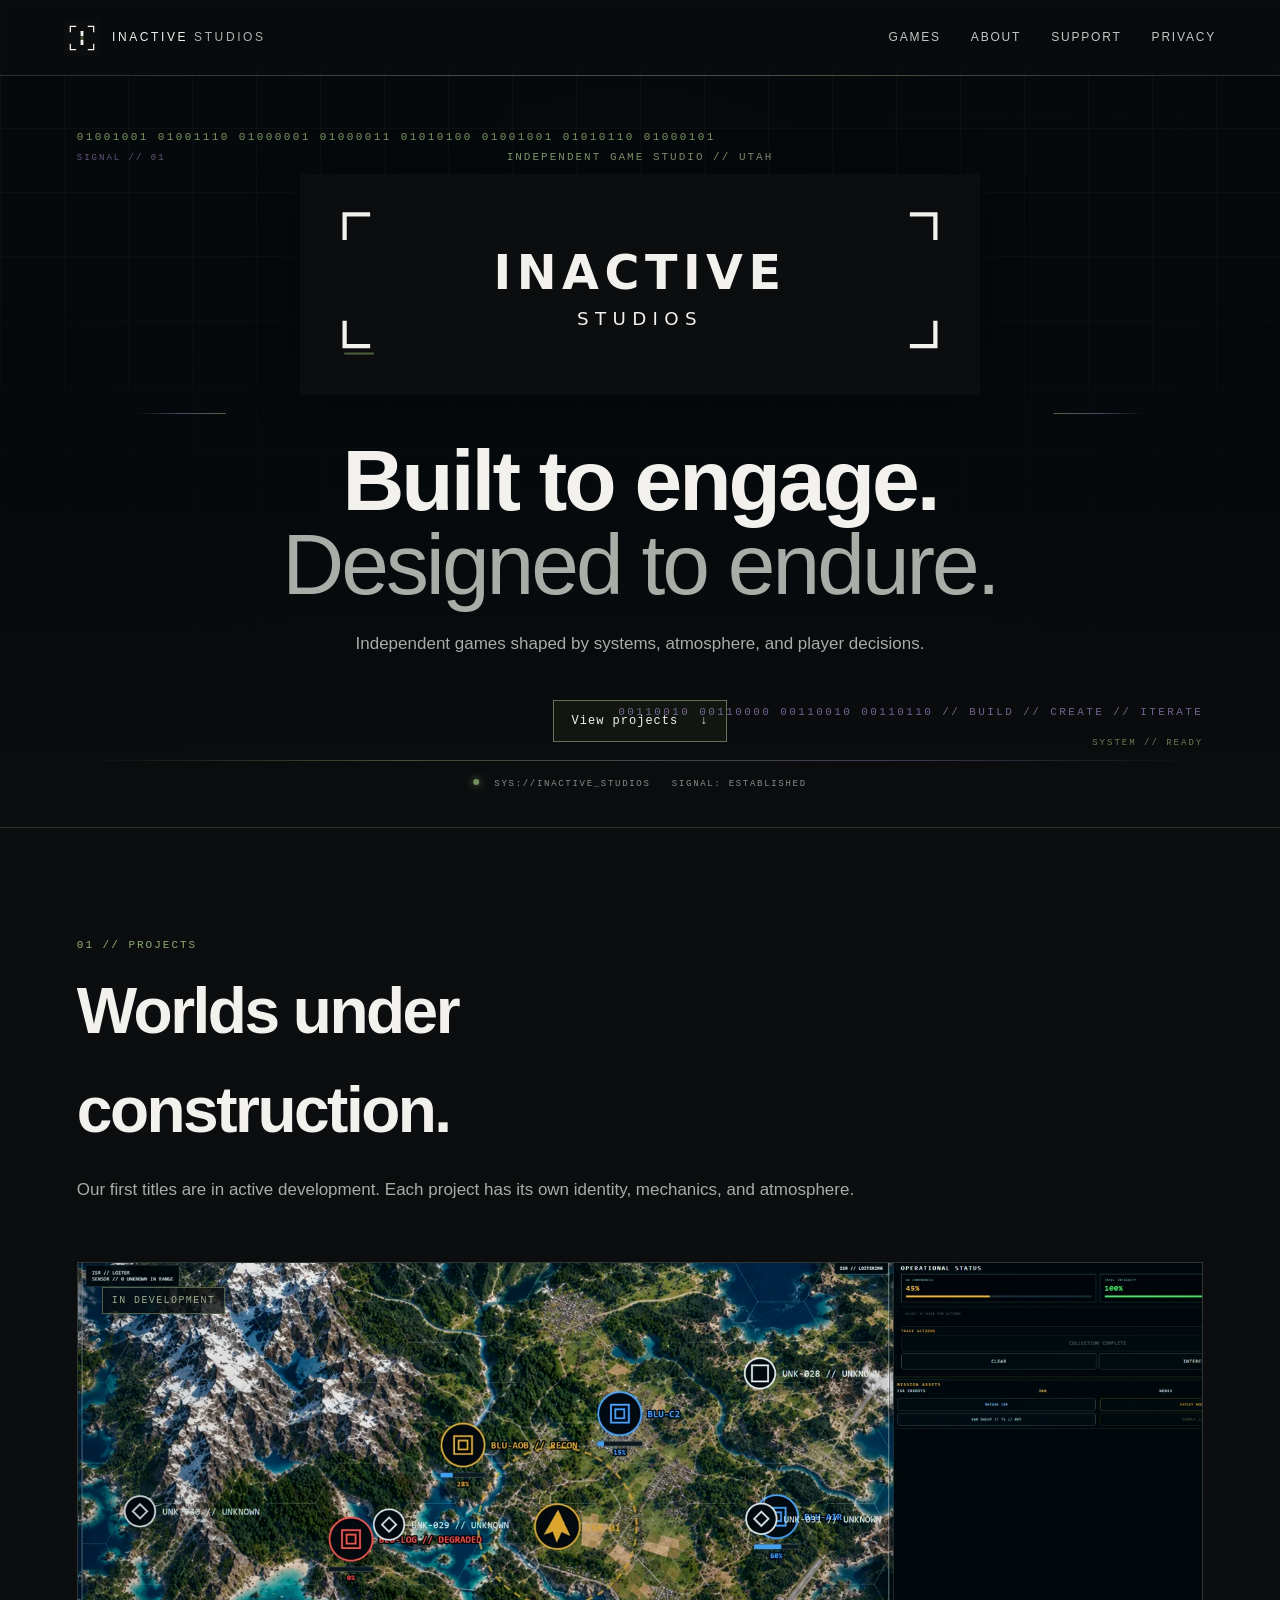
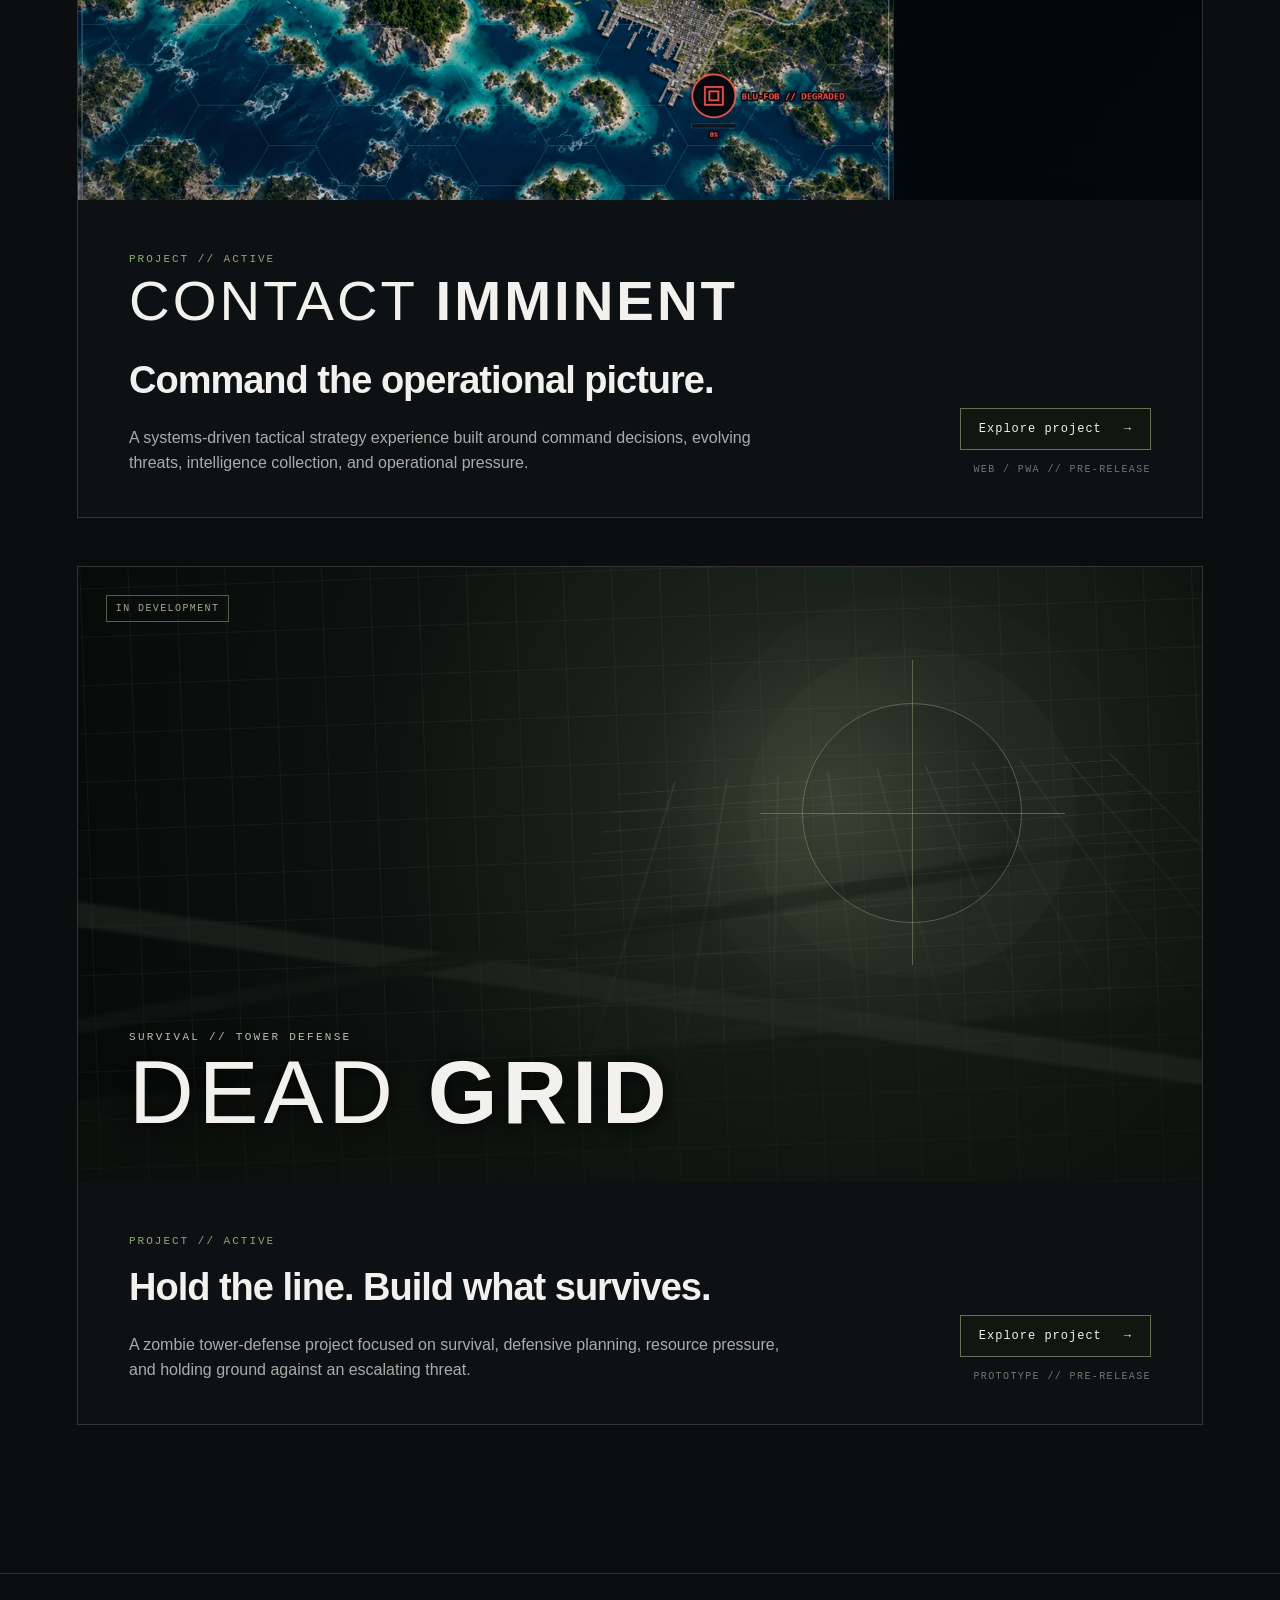
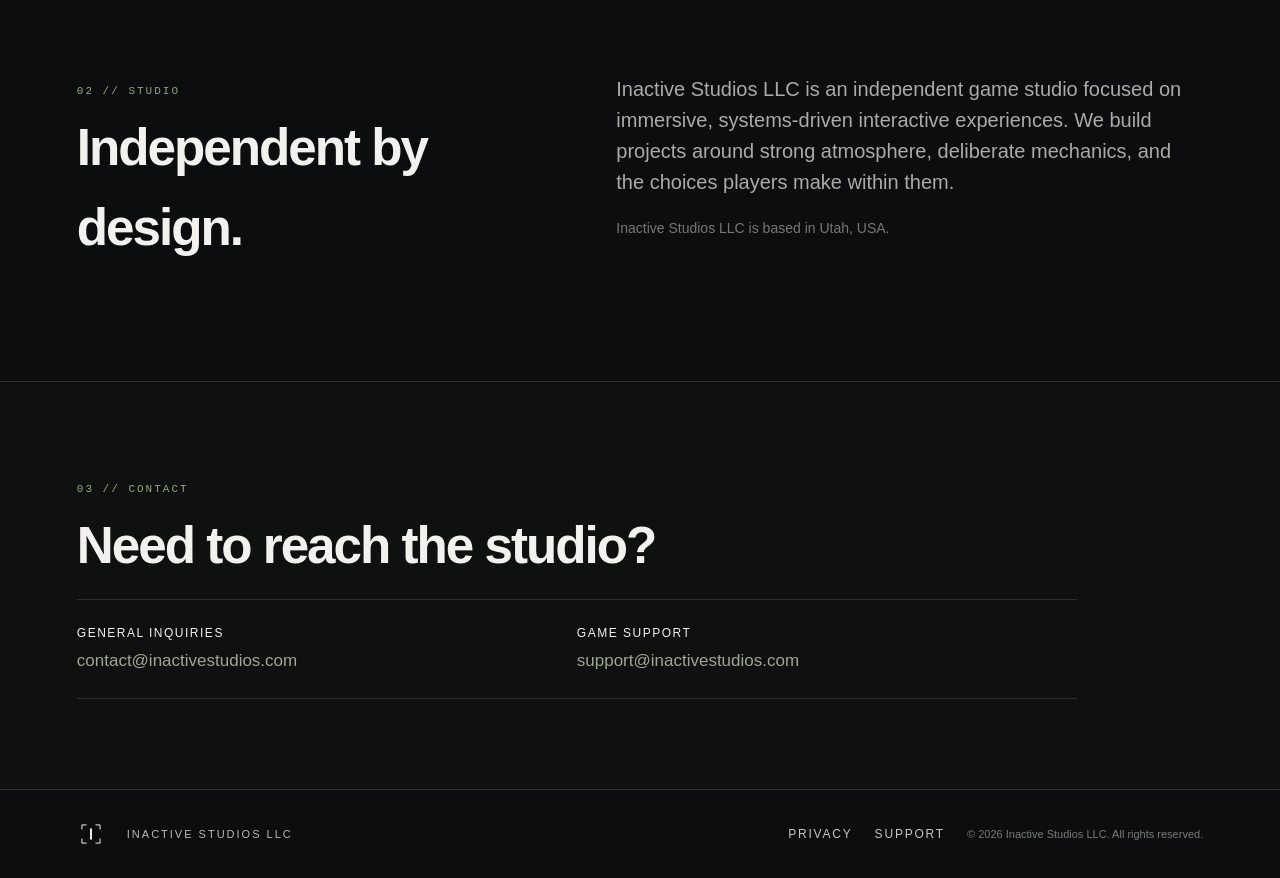
<file: index.html>
<!doctype html><html lang="en"><head><meta charset="utf-8"><meta name="viewport" content="width=device-width,initial-scale=1"><meta name="description" content="Inactive Studios LLC is an independent Utah game studio creating systems-driven games including Contact Imminent and Dead Grid."><meta name="theme-color" content="#0b0d0f"><meta name="color-scheme" content="dark"><title>Inactive Studios LLC | Independent Game Studio</title><link rel="canonical" href="https://inactivestudios.com/"><meta property="og:type" content="website"><meta property="og:site_name" content="Inactive Studios LLC"><meta property="og:title" content="Inactive Studios LLC | Independent Game Studio"><meta property="og:description" content="Inactive Studios LLC is an independent Utah game studio creating systems-driven games including Contact Imminent and Dead Grid."><meta property="og:url" content="https://inactivestudios.com/"><link rel="icon" href="assets/brand/inactive-studios-icon-segmented.svg" type="image/svg+xml"><link rel="stylesheet" href="styles.css"></head><body><a class="skip-link" href="#main-content">Skip to content</a>
<header class="site-header"><a class="brand" href="#top" aria-label="Inactive Studios home"><img src="assets/brand/inactive-studios-icon-segmented.svg" alt=""><span>INACTIVE <b>STUDIOS</b></span></a><nav aria-label="Main navigation"><a href="#games">Games</a><a href="#about">About</a><a href="support/">Support</a><a href="privacy/">Privacy</a></nav></header>
<main id="main-content"><section class="hero hero-v3"><div class="hero-backdrops" aria-hidden="true"><img src="assets/games/contact-imminent/showcase/kestrel-basemap.webp" alt=""><img src="assets/games/contact-imminent/showcase/verdant-basemap-v3.webp" alt=""><img src="assets/games/contact-imminent/showcase/tempest-basemap.webp" alt=""></div><div class="hero-scrim"></div><div class="hero-grid"></div><div class="studio-signal" aria-hidden="true"><span class="signal-binary signal-binary-a">01001001 01001110 01000001 01000011 01010100 01001001 01010110 01000101</span><span class="signal-tag signal-tag-a">SIGNAL // 01</span><span class="signal-binary signal-binary-b">00110010 00110000 00110010 00110110 // BUILD // CREATE // ITERATE</span><span class="signal-tag signal-tag-b">SYSTEM // READY</span><span class="signal-status"><i></i> SYS://INACTIVE_STUDIOS&nbsp;&nbsp; SIGNAL: ESTABLISHED</span></div><div class="hero-inner"><p class="eyebrow">INDEPENDENT GAME STUDIO // UTAH</p><img class="hero-logo" src="assets/brand/inactive-studios-primary.svg" alt="Inactive Studios"><h1>Built to engage.<br><span>Designed to endure.</span></h1><p class="lede">Independent games shaped by systems, atmosphere, and player decisions.</p><a class="button" href="#games">View projects <span>↓</span></a></div></section>
<section id="games" class="showcase showcase-v3"><div class="showcase-intro"><p class="kicker">01 // PROJECTS</p><h2>Worlds under construction.</h2><p>Our first titles are in active development. Each project has its own identity, mechanics, and atmosphere.</p></div>
<article class="feature-game ci-feature"><a class="feature-media clean-media" href="games/contact-imminent/" aria-label="Explore Contact Imminent"><img src="assets/games/contact-imminent/showcase/gameplay-complex.webp" alt="Contact Imminent tactical command gameplay over the Kestrel operational map"><span class="status">IN DEVELOPMENT</span></a><div class="feature-copy"><div><p class="kicker">PROJECT // ACTIVE</p><h3 class="project-name">CONTACT <strong>IMMINENT</strong></h3><h4>Command the operational picture.</h4><p>A systems-driven tactical strategy experience built around command decisions, evolving threats, intelligence collection, and operational pressure.</p></div><div class="feature-actions"><a class="button" href="games/contact-imminent/">Explore project <span>→</span></a><span>WEB / PWA // PRE-RELEASE</span></div></div></article>

<article class="feature-game dg-feature"><div class="feature-media dead-visual"><div class="dead-horizon"></div><div class="dead-grid"></div><div class="dead-scan"></div><span class="status">IN DEVELOPMENT</span><div class="feature-title"><p>SURVIVAL // TOWER DEFENSE</p><h3>DEAD <strong>GRID</strong></h3></div></div><div class="feature-copy"><div><p class="kicker">PROJECT // ACTIVE</p><h4>Hold the line. Build what survives.</h4><p>A zombie tower-defense project focused on survival, defensive planning, resource pressure, and holding ground against an escalating threat.</p></div><div class="feature-actions"><a class="button" href="games/dead-grid/">Explore project <span>→</span></a><span>PROTOTYPE // PRE-RELEASE</span></div></div></article>
</section>
<section id="about" class="section about"><div><p class="kicker">02 // STUDIO</p><h2>Independent by design.</h2></div><div class="about-copy"><p>Inactive Studios LLC is an independent game studio focused on immersive, systems-driven interactive experiences. We build projects around strong atmosphere, deliberate mechanics, and the choices players make within them.</p><p class="muted">Inactive Studios LLC is based in Utah, USA.</p></div></section>
<section class="contact"><p class="kicker">03 // CONTACT</p><h2>Need to reach the studio?</h2><div class="contact-links"><a href="mailto:contact@inactivestudios.com">General inquiries <span>contact@inactivestudios.com</span></a><a href="mailto:support@inactivestudios.com">Game support <span>support@inactivestudios.com</span></a></div></section></main>
<footer><div class="footer-brand"><img src="assets/brand/inactive-studios-icon-minimal.svg" alt=""><span>INACTIVE STUDIOS LLC</span></div><div><a href="privacy/">Privacy</a><a href="support/">Support</a><span>© 2026 Inactive Studios LLC. All rights reserved.</span></div></footer></body></html>
</file>
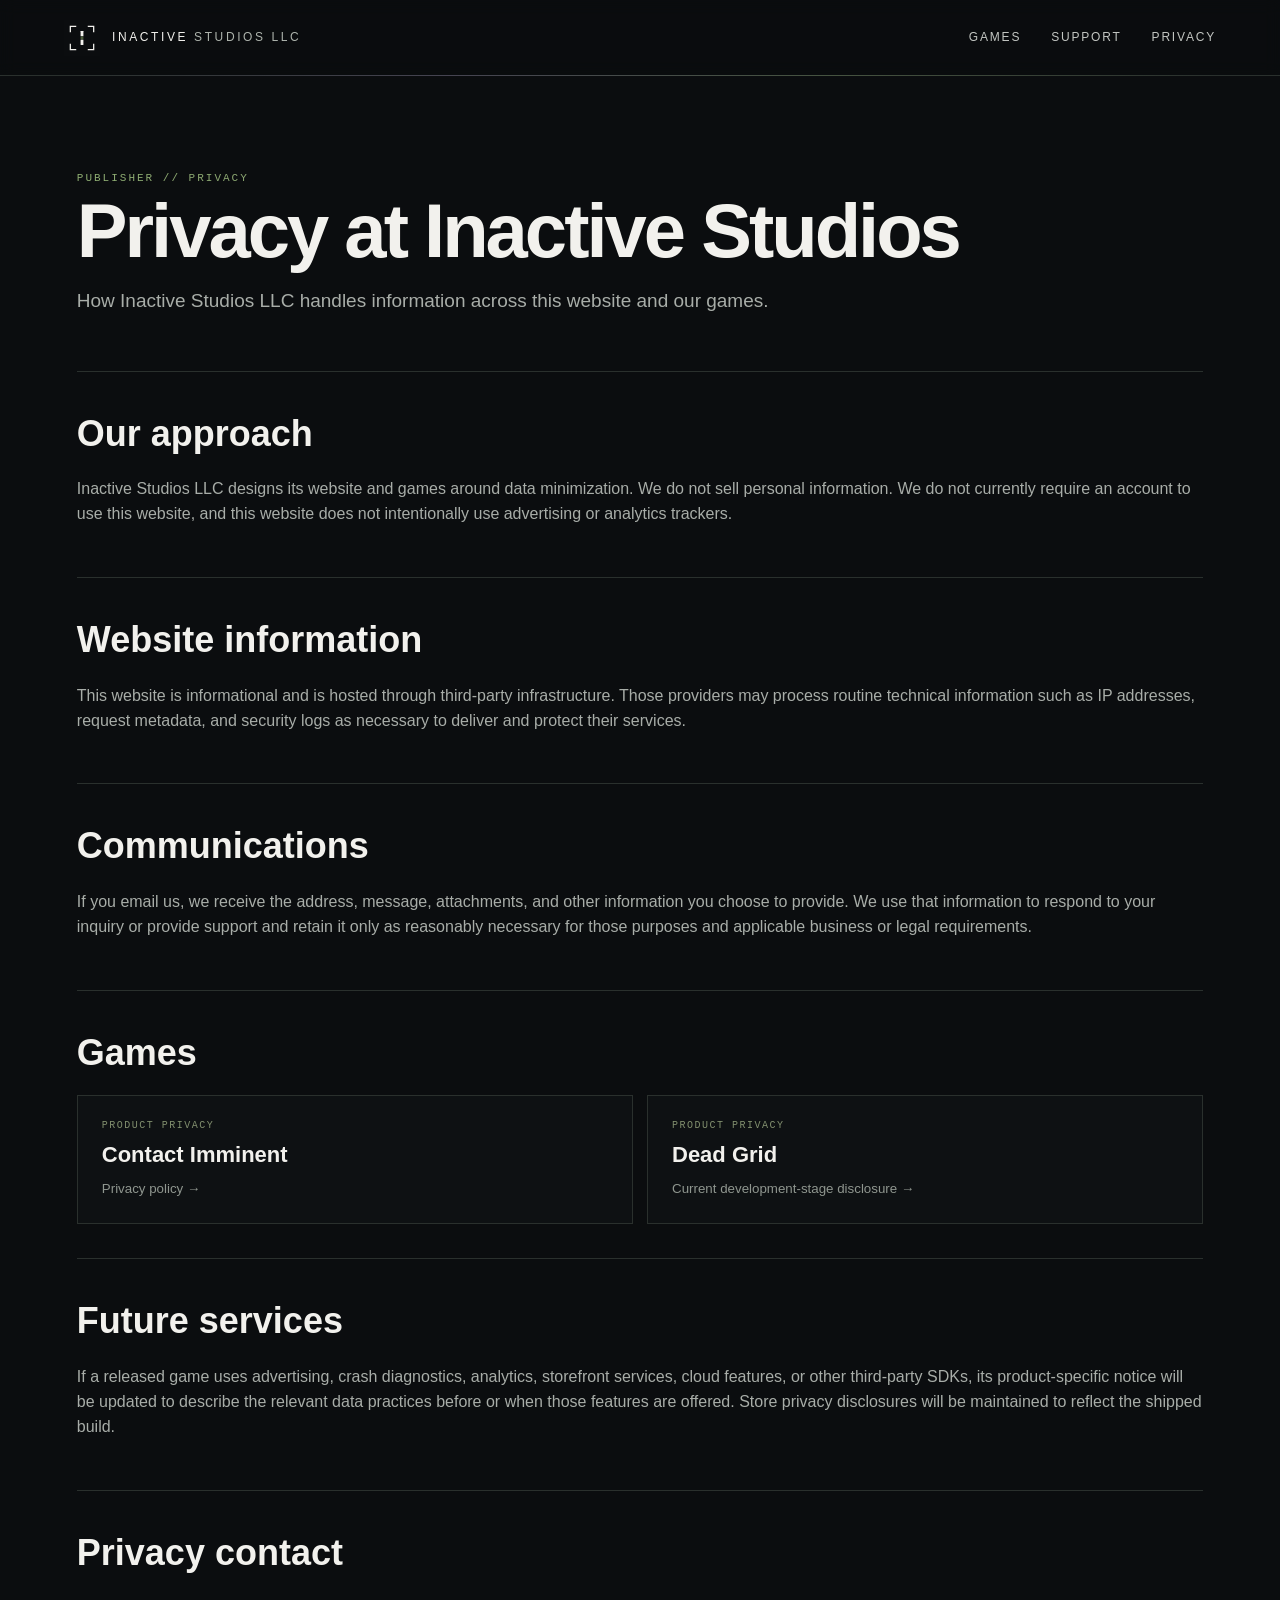
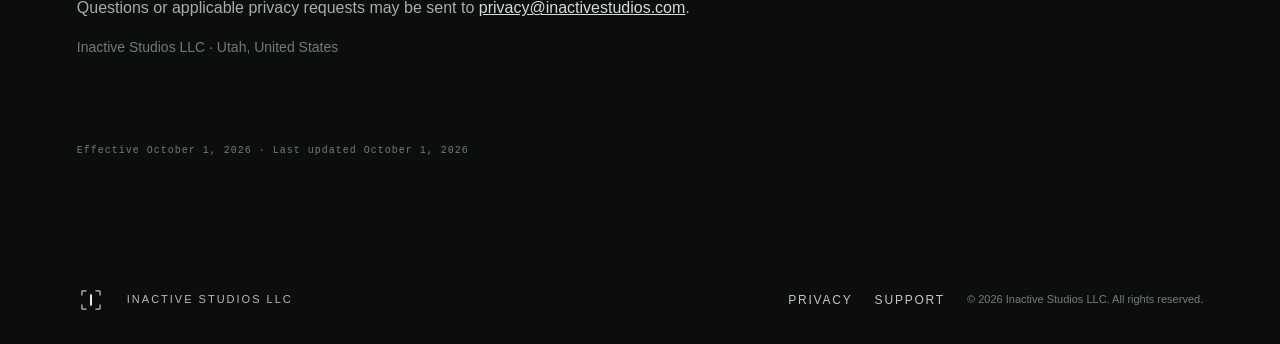
<file: privacy/index.html>
<!doctype html><html lang="en"><head><meta charset="utf-8"><meta name="viewport" content="width=device-width,initial-scale=1"><meta name="description" content="How Inactive Studios LLC handles information across this website and our games."><meta name="theme-color" content="#0b0d0f"><meta name="color-scheme" content="dark"><title>Privacy | Inactive Studios LLC</title><link rel="canonical" href="https://inactivestudios.com/privacy/"><meta property="og:type" content="website"><meta property="og:site_name" content="Inactive Studios LLC"><meta property="og:title" content="Privacy | Inactive Studios LLC"><meta property="og:description" content="How Inactive Studios LLC handles information across this website and our games."><meta property="og:url" content="https://inactivestudios.com/privacy/"><link rel="icon" href="../assets/brand/inactive-studios-icon-segmented.svg" type="image/svg+xml"><link rel="stylesheet" href="../styles.css"></head><body><a class="skip-link" href="#main-content">Skip to content</a><header class="site-header static-header"><a class="brand" href="../"><img src="../assets/brand/inactive-studios-icon-segmented.svg" alt=""><span>INACTIVE <b>STUDIOS LLC</b></span></a><nav aria-label="Main navigation"><a href="../#games">Games</a><a href="../support/">Support</a><a href="../privacy/">Privacy</a></nav></header><main id="main-content" class="legal publisher-page"><p class="kicker">PUBLISHER // PRIVACY</p><h1>Privacy at Inactive Studios</h1><p class="page-lede">How Inactive Studios LLC handles information across this website and our games.</p><section class="policy-section"><h2>Our approach</h2><p>Inactive Studios LLC designs its website and games around data minimization. We do not sell personal information. We do not currently require an account to use this website, and this website does not intentionally use advertising or analytics trackers.</p></section><section class="policy-section"><h2>Website information</h2><p>This website is informational and is hosted through third-party infrastructure. Those providers may process routine technical information such as IP addresses, request metadata, and security logs as necessary to deliver and protect their services.</p></section><section class="policy-section"><h2>Communications</h2><p>If you email us, we receive the address, message, attachments, and other information you choose to provide. We use that information to respond to your inquiry or provide support and retain it only as reasonably necessary for those purposes and applicable business or legal requirements.</p></section><section class="policy-section"><h2>Games</h2><div class="policy-cards"><a href="contact-imminent/"><span>PRODUCT PRIVACY</span><strong>Contact Imminent</strong><small>Privacy policy →</small></a><a href="dead-grid/"><span>PRODUCT PRIVACY</span><strong>Dead Grid</strong><small>Current development-stage disclosure →</small></a></div></section><section class="policy-section"><h2>Future services</h2><p>If a released game uses advertising, crash diagnostics, analytics, storefront services, cloud features, or other third-party SDKs, its product-specific notice will be updated to describe the relevant data practices before or when those features are offered. Store privacy disclosures will be maintained to reflect the shipped build.</p></section><section class="policy-section"><h2>Privacy contact</h2><p>Questions or applicable privacy requests may be sent to <a href="mailto:privacy@inactivestudios.com">privacy@inactivestudios.com</a>.</p><p class="muted">Inactive Studios LLC · Utah, United States</p></section><p class="policy-date">Effective October 1, 2026 · Last updated October 1, 2026</p></main><footer><div class="footer-brand"><img src="../assets/brand/inactive-studios-icon-minimal.svg" alt=""><span>INACTIVE STUDIOS LLC</span></div><div><a href="../privacy/">Privacy</a><a href="../support/">Support</a><span>© 2026 Inactive Studios LLC. All rights reserved.</span></div></footer></body></html>
</file>
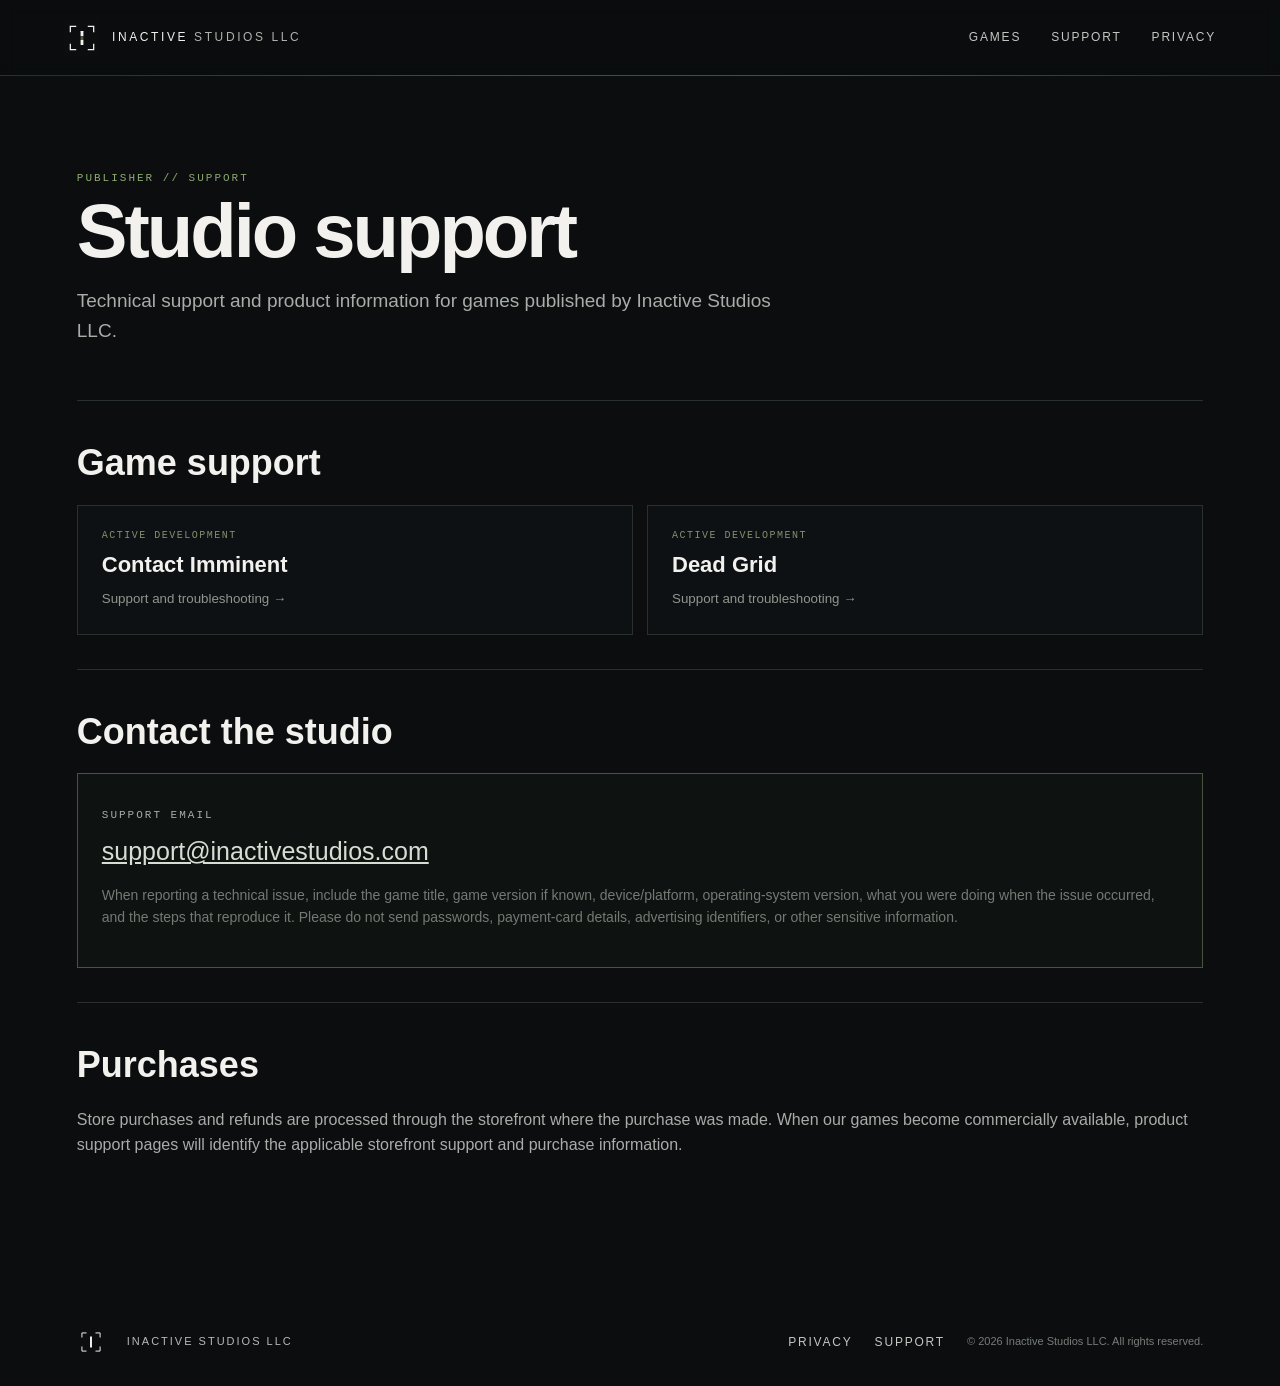
<file: support/index.html>
<!doctype html><html lang="en"><head><meta charset="utf-8"><meta name="viewport" content="width=device-width,initial-scale=1"><meta name="description" content="Technical support and product information for games published by Inactive Studios LLC."><meta name="theme-color" content="#0b0d0f"><meta name="color-scheme" content="dark"><title>Support | Inactive Studios LLC</title><link rel="canonical" href="https://inactivestudios.com/support/"><meta property="og:type" content="website"><meta property="og:site_name" content="Inactive Studios LLC"><meta property="og:title" content="Support | Inactive Studios LLC"><meta property="og:description" content="Technical support and product information for games published by Inactive Studios LLC."><meta property="og:url" content="https://inactivestudios.com/support/"><link rel="icon" href="../assets/brand/inactive-studios-icon-segmented.svg" type="image/svg+xml"><link rel="stylesheet" href="../styles.css"></head><body><a class="skip-link" href="#main-content">Skip to content</a><header class="site-header static-header"><a class="brand" href="../"><img src="../assets/brand/inactive-studios-icon-segmented.svg" alt=""><span>INACTIVE <b>STUDIOS LLC</b></span></a><nav aria-label="Main navigation"><a href="../#games">Games</a><a href="../support/">Support</a><a href="../privacy/">Privacy</a></nav></header><main id="main-content" class="legal publisher-page"><p class="kicker">PUBLISHER // SUPPORT</p><h1>Studio support</h1><p class="page-lede">Technical support and product information for games published by Inactive Studios LLC.</p><section class="policy-section"><h2>Game support</h2><div class="policy-cards"><a href="contact-imminent/"><span>ACTIVE DEVELOPMENT</span><strong>Contact Imminent</strong><small>Support and troubleshooting →</small></a><a href="dead-grid/"><span>ACTIVE DEVELOPMENT</span><strong>Dead Grid</strong><small>Support and troubleshooting →</small></a></div></section><section class="policy-section"><h2>Contact the studio</h2><div class="support-box"><p class="meta">SUPPORT EMAIL</p><a href="mailto:support@inactivestudios.com">support@inactivestudios.com</a><p class="muted">When reporting a technical issue, include the game title, game version if known, device/platform, operating-system version, what you were doing when the issue occurred, and the steps that reproduce it. Please do not send passwords, payment-card details, advertising identifiers, or other sensitive information.</p></div></section><section class="policy-section"><h2>Purchases</h2><p>Store purchases and refunds are processed through the storefront where the purchase was made. When our games become commercially available, product support pages will identify the applicable storefront support and purchase information.</p></section></main><footer><div class="footer-brand"><img src="../assets/brand/inactive-studios-icon-minimal.svg" alt=""><span>INACTIVE STUDIOS LLC</span></div><div><a href="../privacy/">Privacy</a><a href="../support/">Support</a><span>© 2026 Inactive Studios LLC. All rights reserved.</span></div></footer></body></html>
</file>
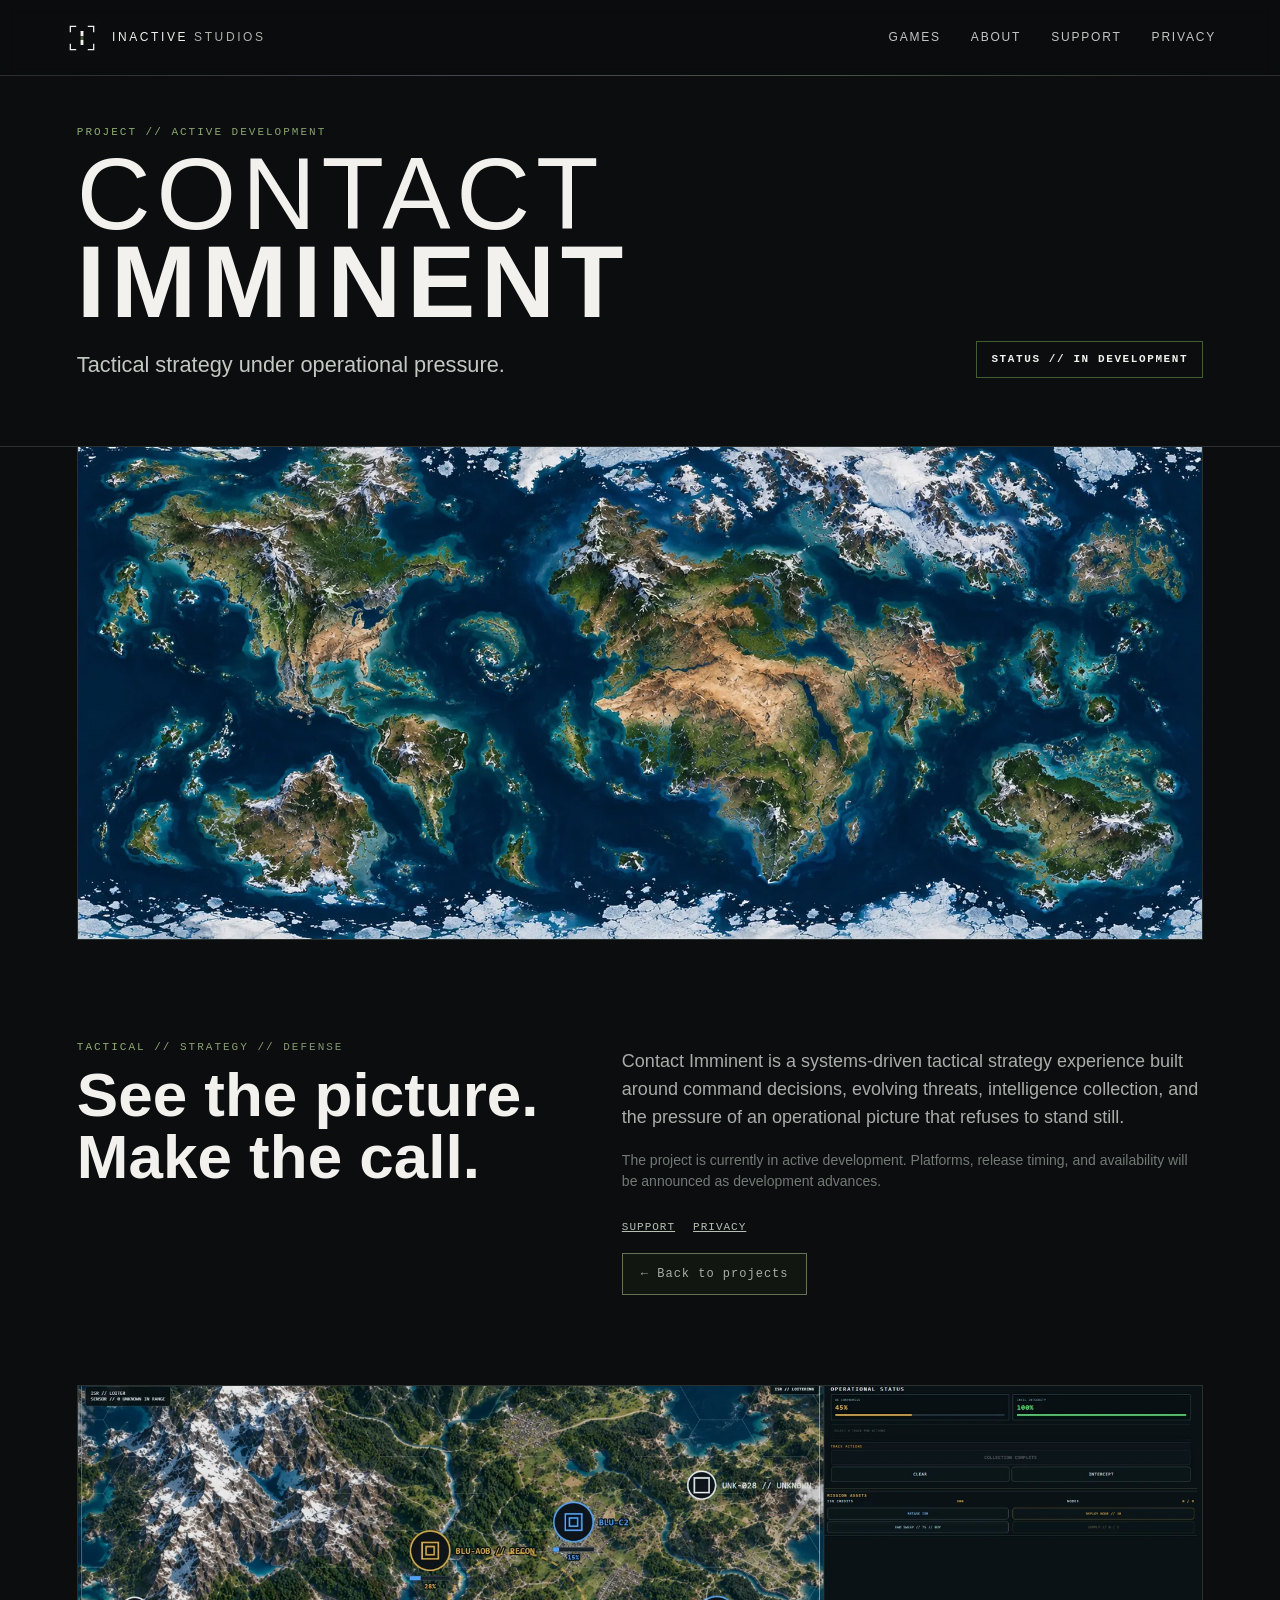
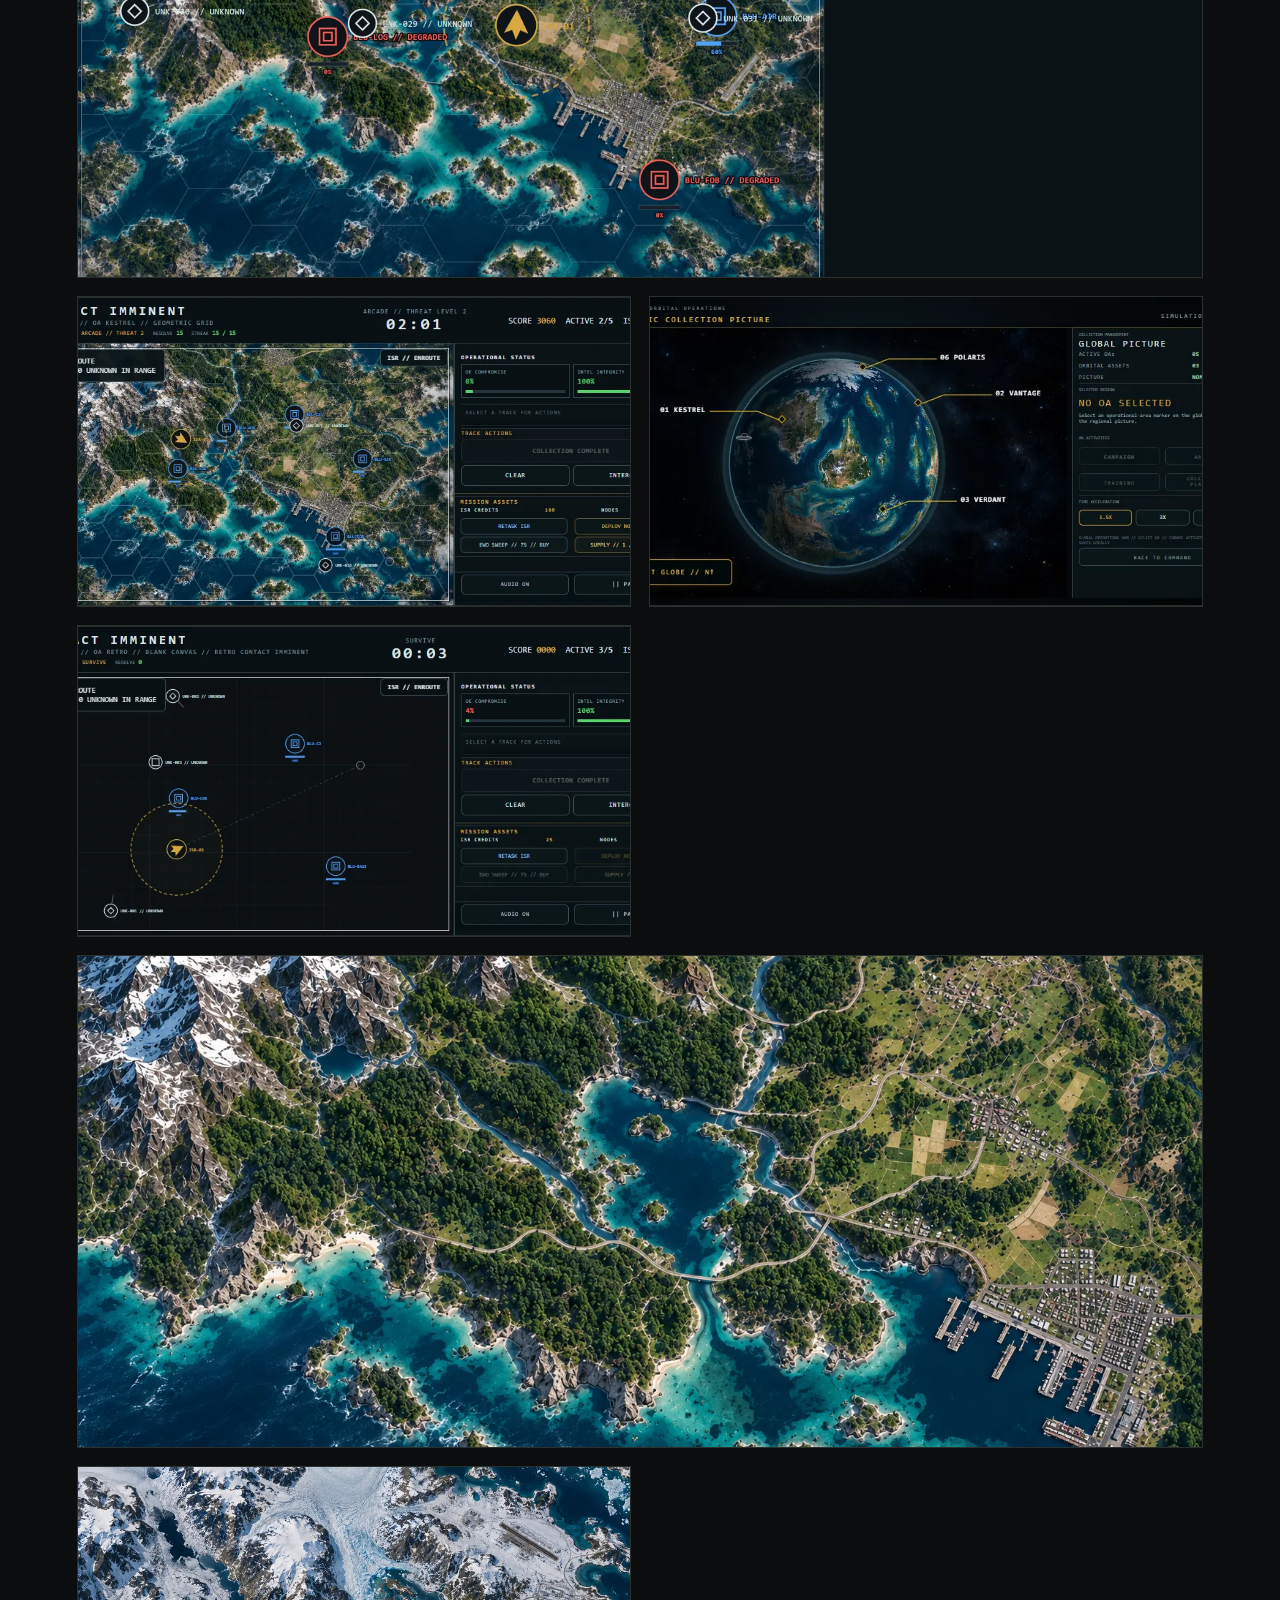
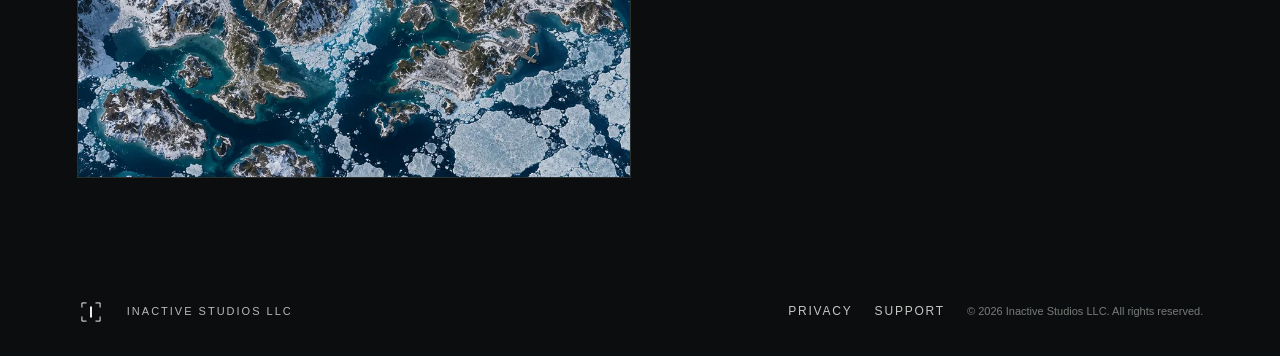
<file: games/contact-imminent/index.html>
<!doctype html><html lang="en"><head><meta charset="utf-8"><meta name="viewport" content="width=device-width,initial-scale=1"><meta name="description" content="Contact Imminent is a systems-driven tactical strategy game in active development at Inactive Studios LLC."><meta name="theme-color" content="#0b0d0f"><meta name="color-scheme" content="dark"><title>Contact Imminent | Inactive Studios LLC</title><link rel="canonical" href="https://inactivestudios.com/games/contact-imminent/"><meta property="og:type" content="website"><meta property="og:site_name" content="Inactive Studios LLC"><meta property="og:title" content="Contact Imminent | Inactive Studios LLC"><meta property="og:description" content="Contact Imminent is a systems-driven tactical strategy game in active development at Inactive Studios LLC."><meta property="og:url" content="https://inactivestudios.com/games/contact-imminent/"><link rel="icon" href="../../assets/brand/inactive-studios-icon-segmented.svg" type="image/svg+xml"><link rel="stylesheet" href="../../styles.css"></head><body><a class="skip-link" href="#main-content">Skip to content</a><header class="site-header"><a class="brand" href="../../"><img src="../../assets/brand/inactive-studios-icon-segmented.svg" alt=""><span>INACTIVE <b>STUDIOS</b></span></a><nav><a href="../../#games">Games</a><a href="../../#about">About</a><a href="../../support/">Support</a><a href="../../privacy/">Privacy</a></nav></header><main id="main-content" class="project-page"><section class="project-intro ci-project-intro"><div><p class="kicker">PROJECT // ACTIVE DEVELOPMENT</p><h1>CONTACT <strong>IMMINENT</strong></h1><p>Tactical strategy under operational pressure.</p></div><span class="project-status">STATUS // IN DEVELOPMENT</span></section><section class="project-feature-media"><img src="../../assets/games/contact-imminent/showcase/global-world.webp" alt="Contact Imminent flat global world map"></section><section class="project-body"><div><p class="kicker">TACTICAL // STRATEGY // DEFENSE</p><h2>See the picture. Make the call.</h2></div><div><p>Contact Imminent is a systems-driven tactical strategy experience built around command decisions, evolving threats, intelligence collection, and the pressure of an operational picture that refuses to stand still.</p><p class="muted">The project is currently in active development. Platforms, release timing, and availability will be announced as development advances.</p><div class="project-links"><a href="../../support/contact-imminent/">Support</a><a href="../../privacy/contact-imminent/">Privacy</a></div><a class="button" href="../../#games">← Back to projects</a></div></section><section class="project-gallery project-gallery-v3"><img src="../../assets/games/contact-imminent/showcase/gameplay-complex.webp" alt="Contact Imminent complex tactical gameplay"><img src="../../assets/games/contact-imminent/showcase/arcade-gameplay.webp" alt="Contact Imminent arcade gameplay"><img src="../../assets/games/contact-imminent/showcase/global-picture.webp" alt="Contact Imminent global operational picture"><img src="../../assets/games/contact-imminent/showcase/retro-arcade.webp" alt="Contact Imminent retro arcade mode"><img src="../../assets/games/contact-imminent/showcase/kestrel-basemap.webp" alt="Kestrel operational area artwork"><img src="../../assets/games/contact-imminent/showcase/arctic-basemap.webp" alt="Arctic operational area artwork"></section></main><footer><div class="footer-brand"><img src="../../assets/brand/inactive-studios-icon-minimal.svg" alt=""><span>INACTIVE STUDIOS LLC</span></div><div><a href="../../privacy/">Privacy</a><a href="../../support/">Support</a><span>© 2026 Inactive Studios LLC. All rights reserved.</span></div></footer></body></html>
</file>
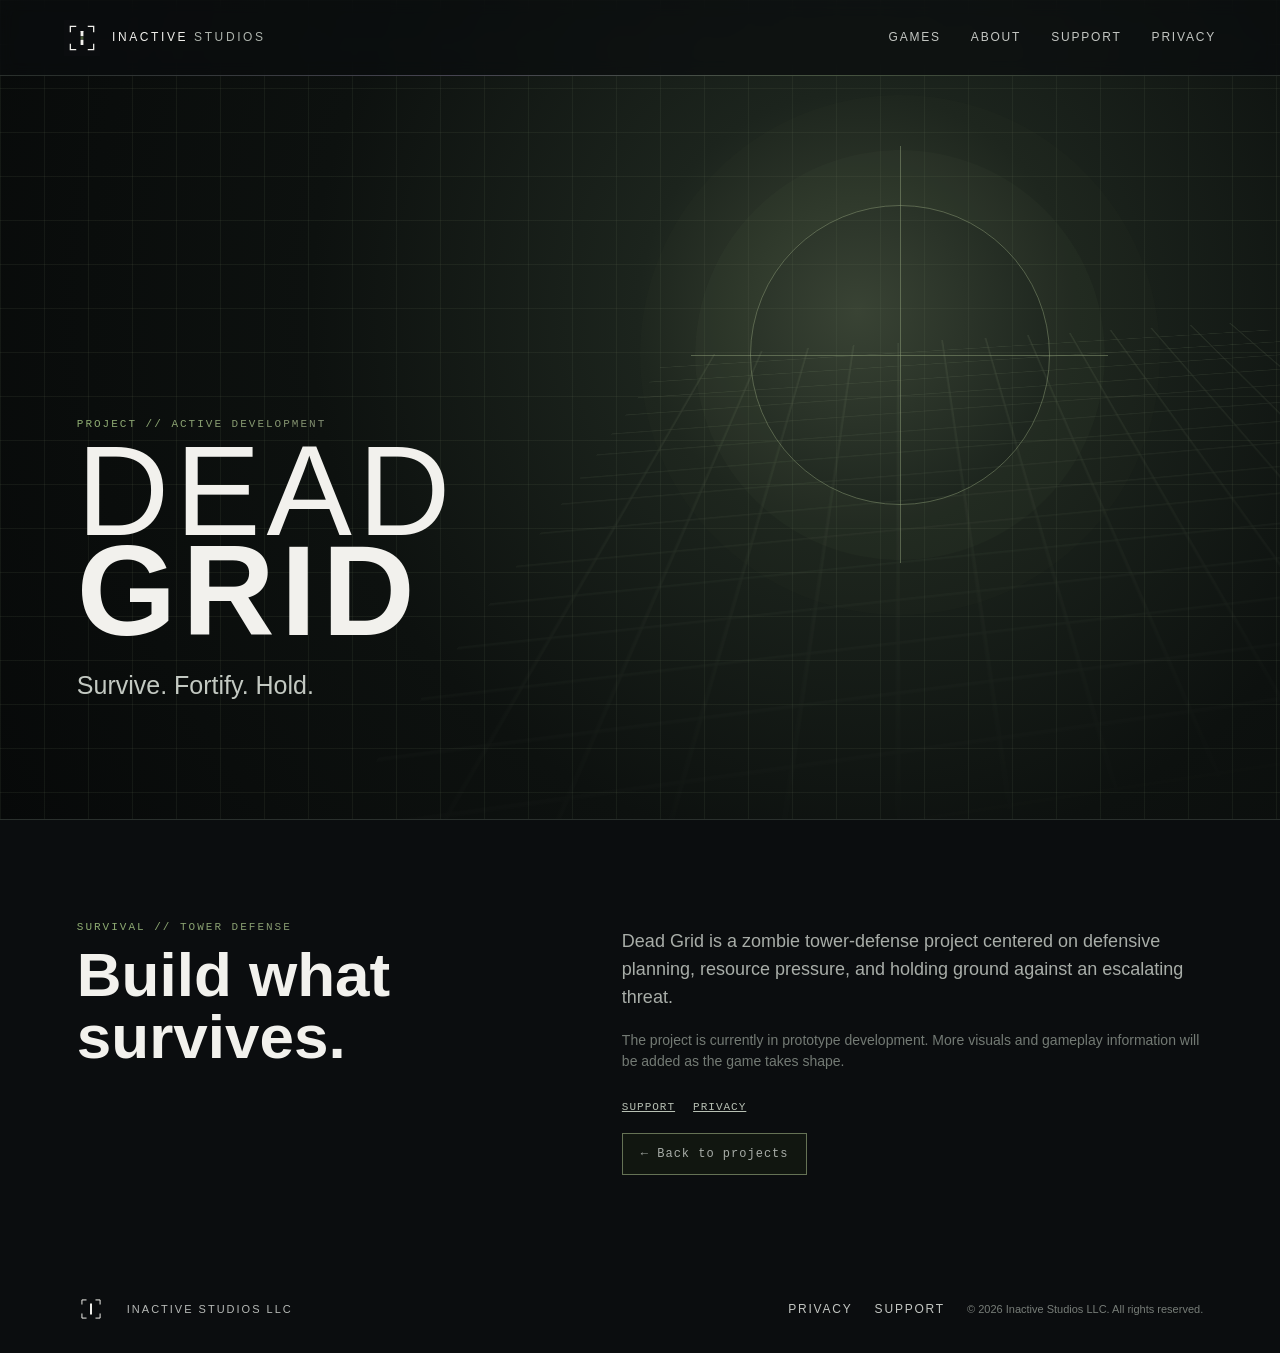
<file: games/dead-grid/index.html>
<!doctype html><html lang="en"><head><meta charset="utf-8"><meta name="viewport" content="width=device-width,initial-scale=1"><meta name="description" content="Dead Grid is a survival tower-defense game in active development at Inactive Studios LLC."><meta name="theme-color" content="#0b0d0f"><meta name="color-scheme" content="dark"><title>Dead Grid | Inactive Studios LLC</title><link rel="canonical" href="https://inactivestudios.com/games/dead-grid/"><meta property="og:type" content="website"><meta property="og:site_name" content="Inactive Studios LLC"><meta property="og:title" content="Dead Grid | Inactive Studios LLC"><meta property="og:description" content="Dead Grid is a survival tower-defense game in active development at Inactive Studios LLC."><meta property="og:url" content="https://inactivestudios.com/games/dead-grid/"><link rel="icon" href="../../assets/brand/inactive-studios-icon-segmented.svg" type="image/svg+xml"><link rel="stylesheet" href="../../styles.css"></head><body><a class="skip-link" href="#main-content">Skip to content</a><header class="site-header"><a class="brand" href="../../"><img src="../../assets/brand/inactive-studios-icon-segmented.svg" alt=""><span>INACTIVE <b>STUDIOS</b></span></a><nav><a href="../../#games">Games</a><a href="../../#about">About</a><a href="../../support/">Support</a><a href="../../privacy/">Privacy</a></nav></header><main id="main-content" class="project-page"><section class="project-hero dead-project"><div class="dead-grid"></div><div class="dead-scan"></div><div class="project-hero-copy"><p class="kicker">PROJECT // ACTIVE DEVELOPMENT</p><h1>DEAD<br><strong>GRID</strong></h1><p>Survive. Fortify. Hold.</p></div></section><section class="project-body"><div><p class="kicker">SURVIVAL // TOWER DEFENSE</p><h2>Build what survives.</h2></div><div><p>Dead Grid is a zombie tower-defense project centered on defensive planning, resource pressure, and holding ground against an escalating threat.</p><p class="muted">The project is currently in prototype development. More visuals and gameplay information will be added as the game takes shape.</p><div class="project-links"><a href="../../support/dead-grid/">Support</a><a href="../../privacy/dead-grid/">Privacy</a></div><a class="button" href="../../#games">← Back to projects</a></div></section></main><footer><div class="footer-brand"><img src="../../assets/brand/inactive-studios-icon-minimal.svg" alt=""><span>INACTIVE STUDIOS LLC</span></div><div><a href="../../privacy/">Privacy</a><a href="../../support/">Support</a><span>© 2026 Inactive Studios LLC. All rights reserved.</span></div></footer></body></html>
</file>
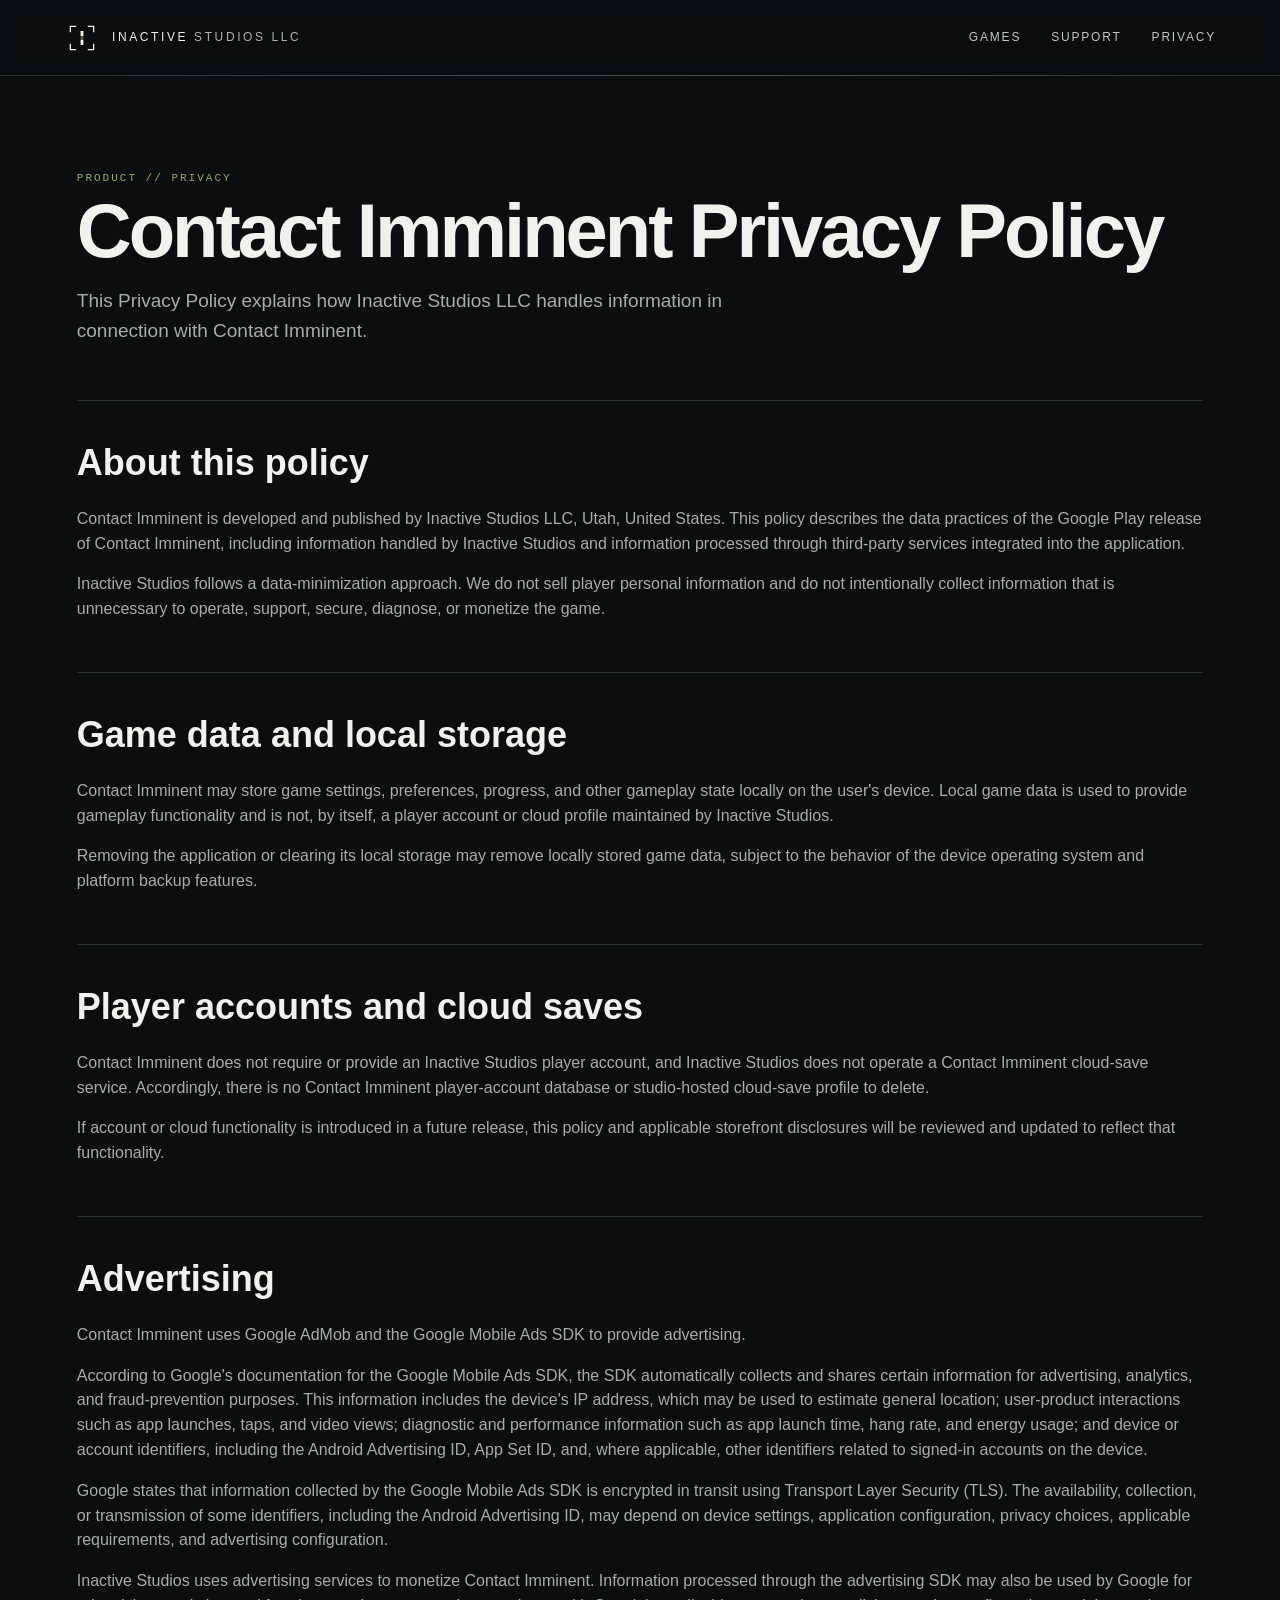
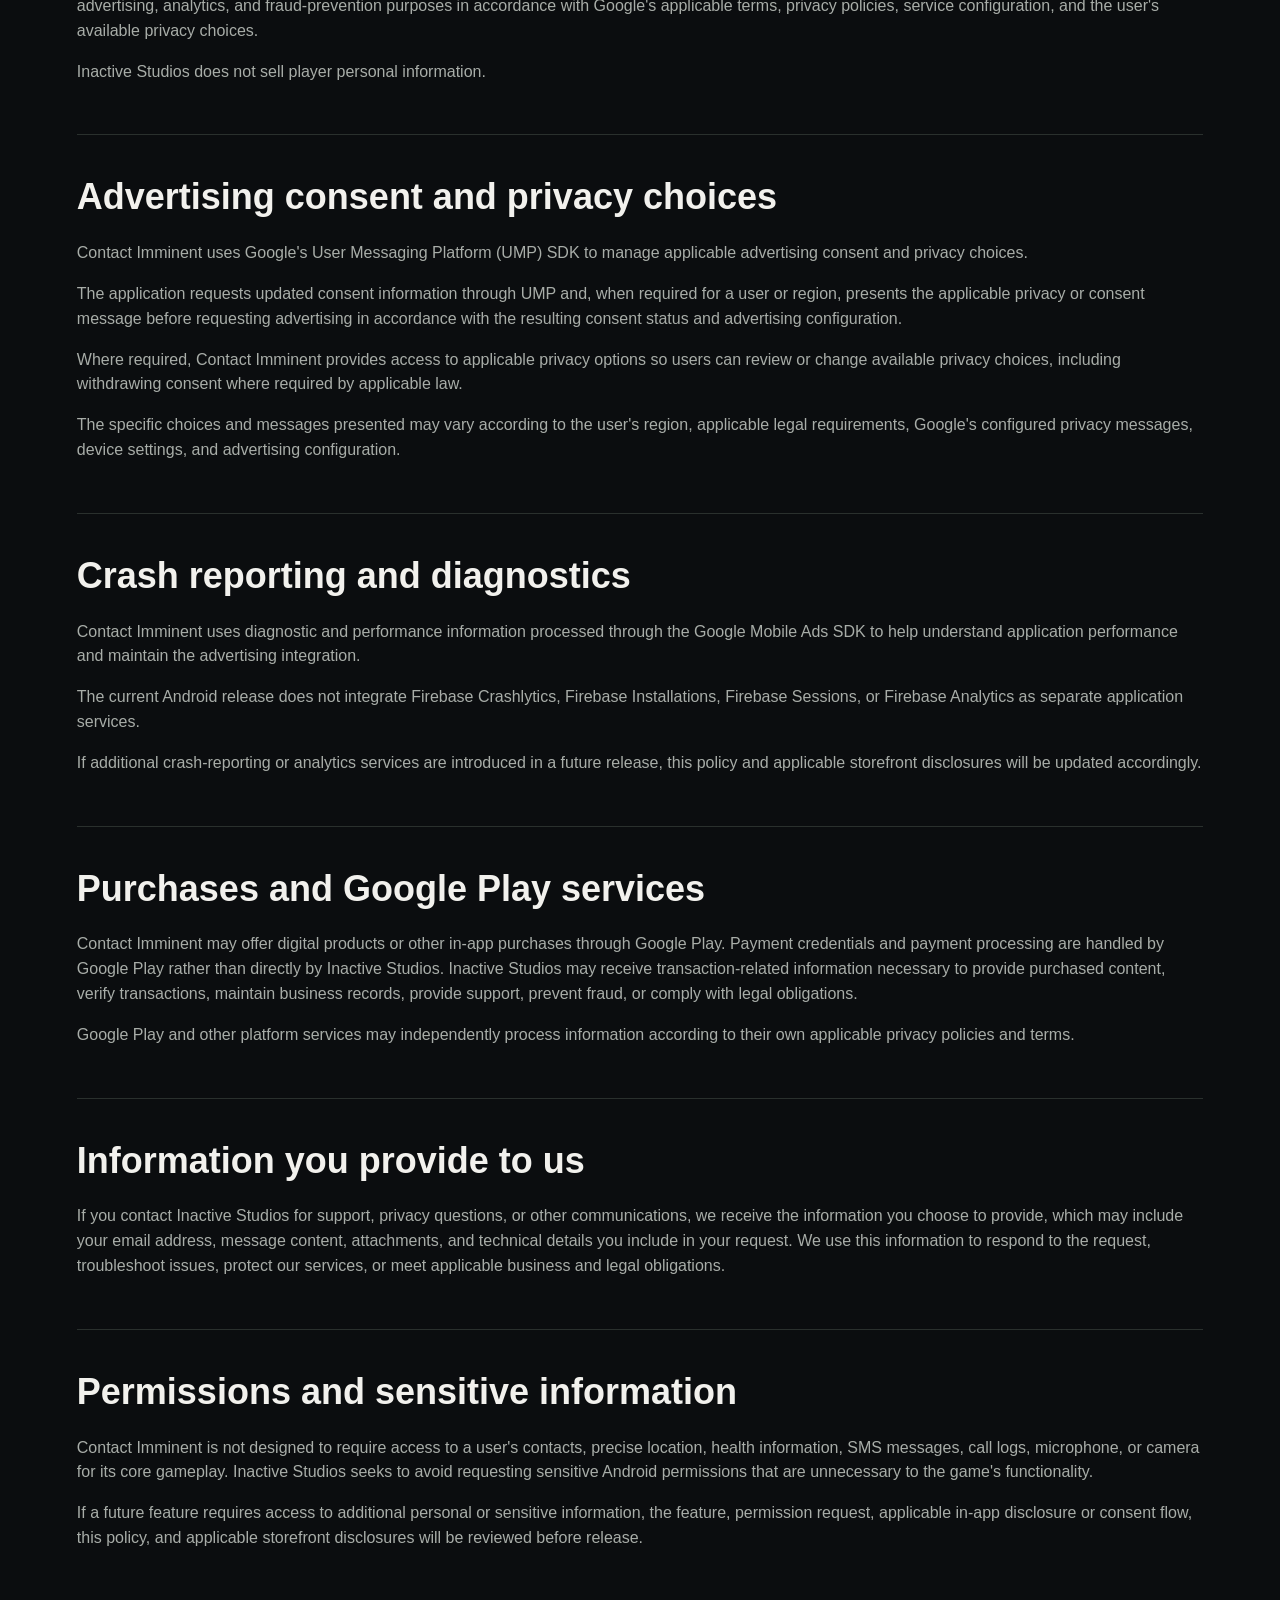
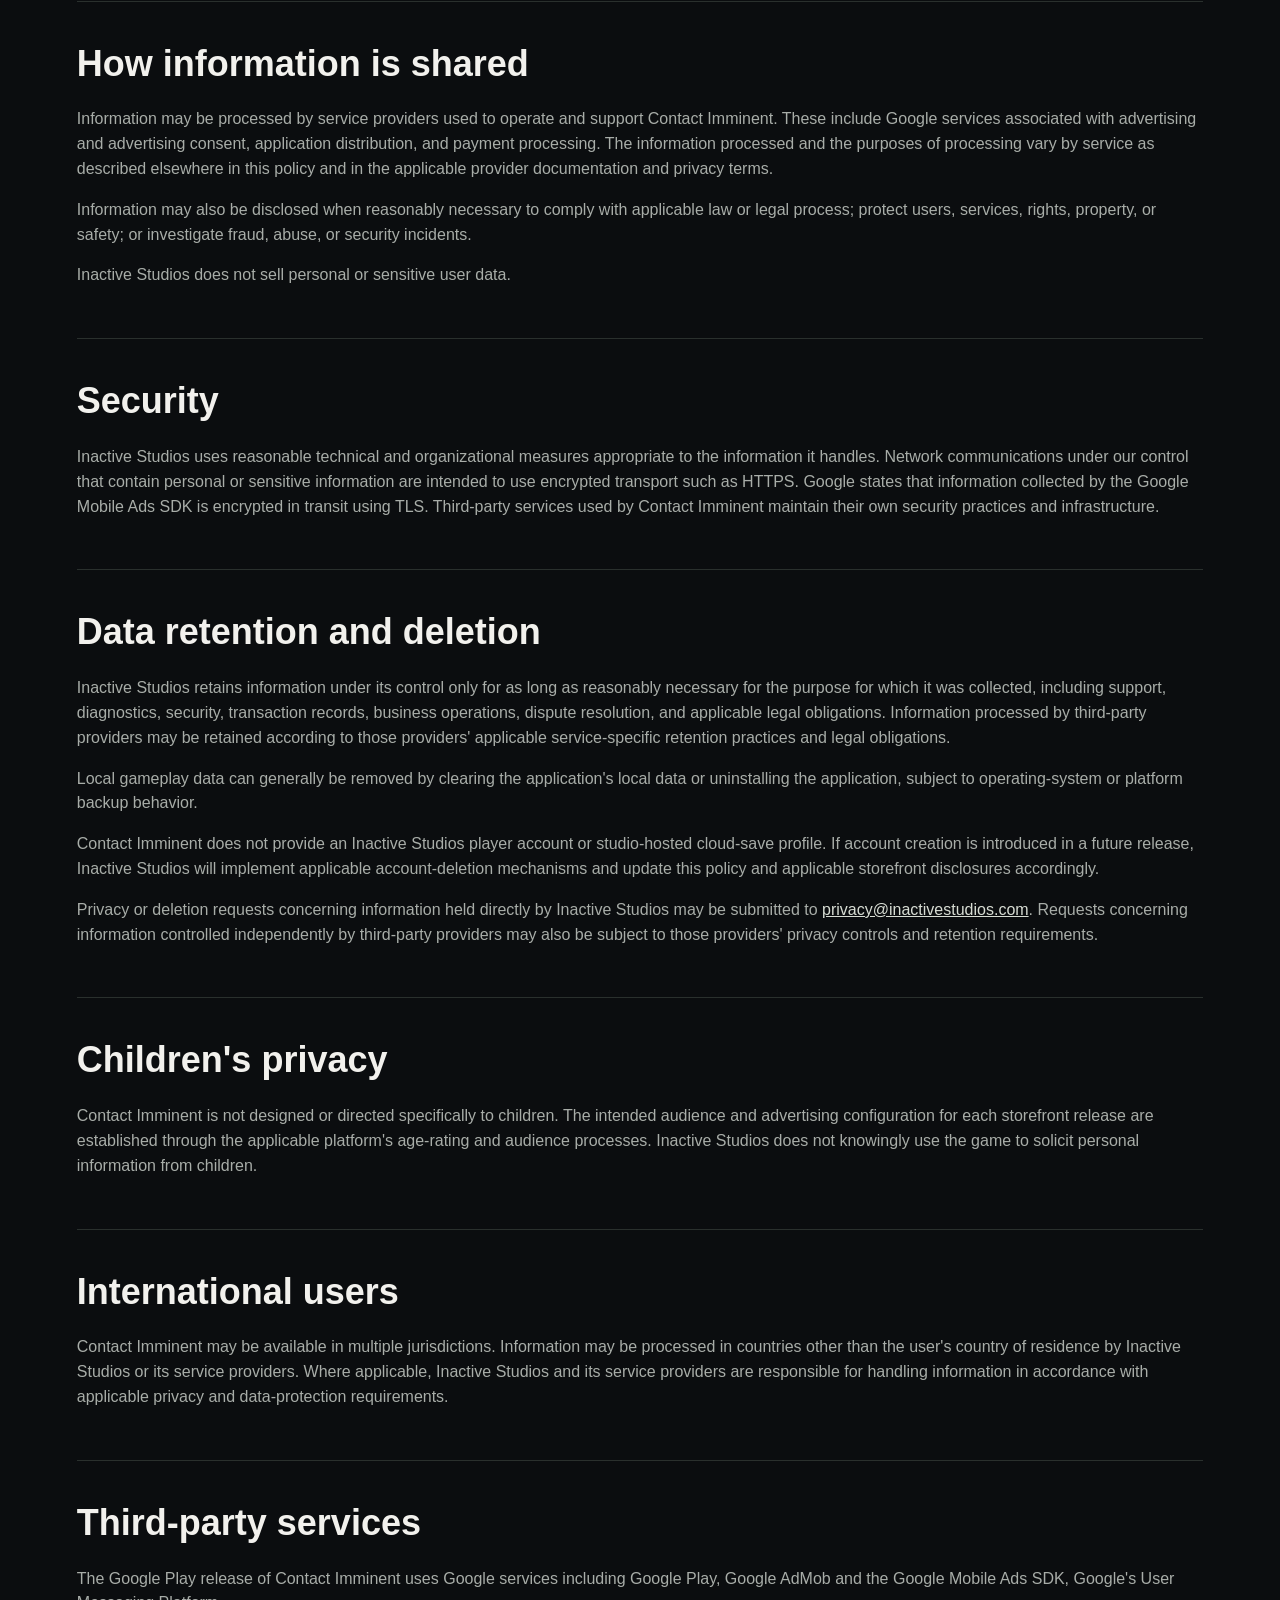
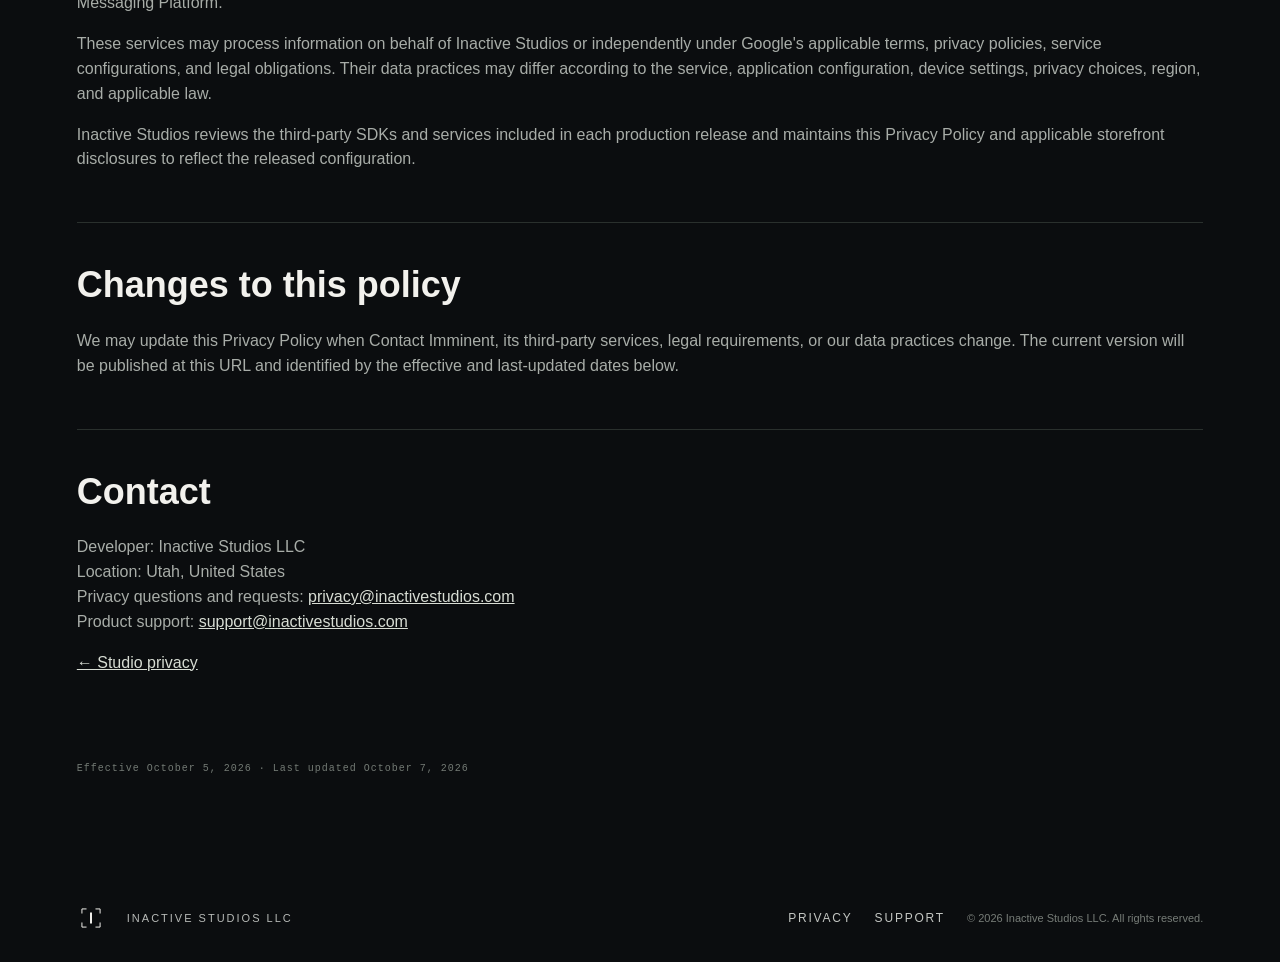
<file: privacy/contact-imminent/index.html>
<!doctype html>
<html lang="en">
<head>
<meta charset="utf-8">
<meta name="viewport" content="width=device-width,initial-scale=1">
<meta name="description" content="Privacy Policy for Contact Imminent, a tactical strategy game from Inactive Studios LLC.">
<meta name="theme-color" content="#0b0d0f">
<meta name="color-scheme" content="dark">
<title>Contact Imminent Privacy Policy | Inactive Studios LLC</title>
<link rel="canonical" href="https://inactivestudios.com/privacy/contact-imminent/">
<meta property="og:type" content="website">
<meta property="og:site_name" content="Inactive Studios LLC">
<meta property="og:title" content="Contact Imminent Privacy Policy | Inactive Studios LLC">
<meta property="og:description" content="Privacy Policy for Contact Imminent, a tactical strategy game from Inactive Studios LLC.">
<meta property="og:url" content="https://inactivestudios.com/privacy/contact-imminent/">
<link rel="icon" href="../../assets/brand/inactive-studios-icon-segmented.svg" type="image/svg+xml">
<link rel="stylesheet" href="../../styles.css">
</head>
<body>
<a class="skip-link" href="#main-content">Skip to content</a>

<header class="site-header static-header">
<a class="brand" href="../../">
<img src="../../assets/brand/inactive-studios-icon-segmented.svg" alt="">
<span>INACTIVE <b>STUDIOS LLC</b></span>
</a>
<nav aria-label="Main navigation">
<a href="../../#games">Games</a>
<a href="../../support/">Support</a>
<a href="../../privacy/">Privacy</a>
</nav>
</header>

<main id="main-content" class="legal publisher-page">
<p class="kicker">PRODUCT // PRIVACY</p>
<h1>Contact Imminent Privacy Policy</h1>
<p class="page-lede">This Privacy Policy explains how Inactive Studios LLC handles information in connection with Contact Imminent.</p>

<section class="policy-section">
<h2>About this policy</h2>
<p>Contact Imminent is developed and published by Inactive Studios LLC, Utah, United States. This policy describes the data practices of the Google Play release of Contact Imminent, including information handled by Inactive Studios and information processed through third-party services integrated into the application.</p>
<p>Inactive Studios follows a data-minimization approach. We do not sell player personal information and do not intentionally collect information that is unnecessary to operate, support, secure, diagnose, or monetize the game.</p>
</section>

<section class="policy-section">
<h2>Game data and local storage</h2>
<p>Contact Imminent may store game settings, preferences, progress, and other gameplay state locally on the user's device. Local game data is used to provide gameplay functionality and is not, by itself, a player account or cloud profile maintained by Inactive Studios.</p>
<p>Removing the application or clearing its local storage may remove locally stored game data, subject to the behavior of the device operating system and platform backup features.</p>
</section>

<section class="policy-section">
<h2>Player accounts and cloud saves</h2>
<p>Contact Imminent does not require or provide an Inactive Studios player account, and Inactive Studios does not operate a Contact Imminent cloud-save service. Accordingly, there is no Contact Imminent player-account database or studio-hosted cloud-save profile to delete.</p>
<p>If account or cloud functionality is introduced in a future release, this policy and applicable storefront disclosures will be reviewed and updated to reflect that functionality.</p>
</section>

<section class="policy-section">
<h2>Advertising</h2>
<p>Contact Imminent uses Google AdMob and the Google Mobile Ads SDK to provide advertising.</p>
<p>According to Google's documentation for the Google Mobile Ads SDK, the SDK automatically collects and shares certain information for advertising, analytics, and fraud-prevention purposes. This information includes the device's IP address, which may be used to estimate general location; user-product interactions such as app launches, taps, and video views; diagnostic and performance information such as app launch time, hang rate, and energy usage; and device or account identifiers, including the Android Advertising ID, App Set ID, and, where applicable, other identifiers related to signed-in accounts on the device.</p>
<p>Google states that information collected by the Google Mobile Ads SDK is encrypted in transit using Transport Layer Security (TLS). The availability, collection, or transmission of some identifiers, including the Android Advertising ID, may depend on device settings, application configuration, privacy choices, applicable requirements, and advertising configuration.</p>
<p>Inactive Studios uses advertising services to monetize Contact Imminent. Information processed through the advertising SDK may also be used by Google for advertising, analytics, and fraud-prevention purposes in accordance with Google's applicable terms, privacy policies, service configuration, and the user's available privacy choices.</p>
<p>Inactive Studios does not sell player personal information.</p>
</section>

<section class="policy-section">
<h2>Advertising consent and privacy choices</h2>
<p>Contact Imminent uses Google's User Messaging Platform (UMP) SDK to manage applicable advertising consent and privacy choices.</p>
<p>The application requests updated consent information through UMP and, when required for a user or region, presents the applicable privacy or consent message before requesting advertising in accordance with the resulting consent status and advertising configuration.</p>
<p>Where required, Contact Imminent provides access to applicable privacy options so users can review or change available privacy choices, including withdrawing consent where required by applicable law.</p>
<p>The specific choices and messages presented may vary according to the user's region, applicable legal requirements, Google's configured privacy messages, device settings, and advertising configuration.</p>
</section>

<section class="policy-section">
<h2>Crash reporting and diagnostics</h2>
<p>Contact Imminent uses diagnostic and performance information processed through the Google Mobile Ads SDK to help understand application performance and maintain the advertising integration.</p>
<p>The current Android release does not integrate Firebase Crashlytics, Firebase Installations, Firebase Sessions, or Firebase Analytics as separate application services.</p>
<p>If additional crash-reporting or analytics services are introduced in a future release, this policy and applicable storefront disclosures will be updated accordingly.</p>
</section>

<section class="policy-section">
<h2>Purchases and Google Play services</h2>
<p>Contact Imminent may offer digital products or other in-app purchases through Google Play. Payment credentials and payment processing are handled by Google Play rather than directly by Inactive Studios. Inactive Studios may receive transaction-related information necessary to provide purchased content, verify transactions, maintain business records, provide support, prevent fraud, or comply with legal obligations.</p>
<p>Google Play and other platform services may independently process information according to their own applicable privacy policies and terms.</p>
</section>

<section class="policy-section">
<h2>Information you provide to us</h2>
<p>If you contact Inactive Studios for support, privacy questions, or other communications, we receive the information you choose to provide, which may include your email address, message content, attachments, and technical details you include in your request. We use this information to respond to the request, troubleshoot issues, protect our services, or meet applicable business and legal obligations.</p>
</section>

<section class="policy-section">
<h2>Permissions and sensitive information</h2>
<p>Contact Imminent is not designed to require access to a user's contacts, precise location, health information, SMS messages, call logs, microphone, or camera for its core gameplay. Inactive Studios seeks to avoid requesting sensitive Android permissions that are unnecessary to the game's functionality.</p>
<p>If a future feature requires access to additional personal or sensitive information, the feature, permission request, applicable in-app disclosure or consent flow, this policy, and applicable storefront disclosures will be reviewed before release.</p>
</section>

<section class="policy-section">
<h2>How information is shared</h2>
<p>Information may be processed by service providers used to operate and support Contact Imminent. These include Google services associated with advertising and advertising consent, application distribution, and payment processing. The information processed and the purposes of processing vary by service as described elsewhere in this policy and in the applicable provider documentation and privacy terms.</p>
<p>Information may also be disclosed when reasonably necessary to comply with applicable law or legal process; protect users, services, rights, property, or safety; or investigate fraud, abuse, or security incidents.</p>
<p>Inactive Studios does not sell personal or sensitive user data.</p>
</section>

<section class="policy-section">
<h2>Security</h2>
<p>Inactive Studios uses reasonable technical and organizational measures appropriate to the information it handles. Network communications under our control that contain personal or sensitive information are intended to use encrypted transport such as HTTPS. Google states that information collected by the Google Mobile Ads SDK is encrypted in transit using TLS. Third-party services used by Contact Imminent maintain their own security practices and infrastructure.</p>
</section>

<section class="policy-section">
<h2>Data retention and deletion</h2>
<p>Inactive Studios retains information under its control only for as long as reasonably necessary for the purpose for which it was collected, including support, diagnostics, security, transaction records, business operations, dispute resolution, and applicable legal obligations. Information processed by third-party providers may be retained according to those providers' applicable service-specific retention practices and legal obligations.</p>
<p>Local gameplay data can generally be removed by clearing the application's local data or uninstalling the application, subject to operating-system or platform backup behavior.</p>
<p>Contact Imminent does not provide an Inactive Studios player account or studio-hosted cloud-save profile. If account creation is introduced in a future release, Inactive Studios will implement applicable account-deletion mechanisms and update this policy and applicable storefront disclosures accordingly.</p>
<p>Privacy or deletion requests concerning information held directly by Inactive Studios may be submitted to <a href="mailto:privacy@inactivestudios.com">privacy@inactivestudios.com</a>. Requests concerning information controlled independently by third-party providers may also be subject to those providers' privacy controls and retention requirements.</p>
</section>

<section class="policy-section">
<h2>Children's privacy</h2>
<p>Contact Imminent is not designed or directed specifically to children. The intended audience and advertising configuration for each storefront release are established through the applicable platform's age-rating and audience processes. Inactive Studios does not knowingly use the game to solicit personal information from children.</p>
</section>

<section class="policy-section">
<h2>International users</h2>
<p>Contact Imminent may be available in multiple jurisdictions. Information may be processed in countries other than the user's country of residence by Inactive Studios or its service providers. Where applicable, Inactive Studios and its service providers are responsible for handling information in accordance with applicable privacy and data-protection requirements.</p>
</section>

<section class="policy-section">
<h2>Third-party services</h2>
<p>The Google Play release of Contact Imminent uses Google services including Google Play, Google AdMob and the Google Mobile Ads SDK, Google's User Messaging Platform.</p>
<p>These services may process information on behalf of Inactive Studios or independently under Google's applicable terms, privacy policies, service configurations, and legal obligations. Their data practices may differ according to the service, application configuration, device settings, privacy choices, region, and applicable law.</p>
<p>Inactive Studios reviews the third-party SDKs and services included in each production release and maintains this Privacy Policy and applicable storefront disclosures to reflect the released configuration.</p>
</section>

<section class="policy-section">
<h2>Changes to this policy</h2>
<p>We may update this Privacy Policy when Contact Imminent, its third-party services, legal requirements, or our data practices change. The current version will be published at this URL and identified by the effective and last-updated dates below.</p>
</section>

<section class="policy-section">
<h2>Contact</h2>
<p>Developer: Inactive Studios LLC<br>
Location: Utah, United States<br>
Privacy questions and requests: <a href="mailto:privacy@inactivestudios.com">privacy@inactivestudios.com</a><br>
Product support: <a href="mailto:support@inactivestudios.com">support@inactivestudios.com</a></p>
<p><a href="../">&larr; Studio privacy</a></p>
</section>

<p class="policy-date">Effective October 5, 2026 &middot; Last updated October 7, 2026</p>
</main>

<footer>
<div class="footer-brand">
<img src="../../assets/brand/inactive-studios-icon-minimal.svg" alt="">
<span>INACTIVE STUDIOS LLC</span>
</div>
<div>
<a href="../../privacy/">Privacy</a>
<a href="../../support/">Support</a>
<span>&copy; 2026 Inactive Studios LLC. All rights reserved.</span>
</div>
</footer>
</body>
</html>
</file>
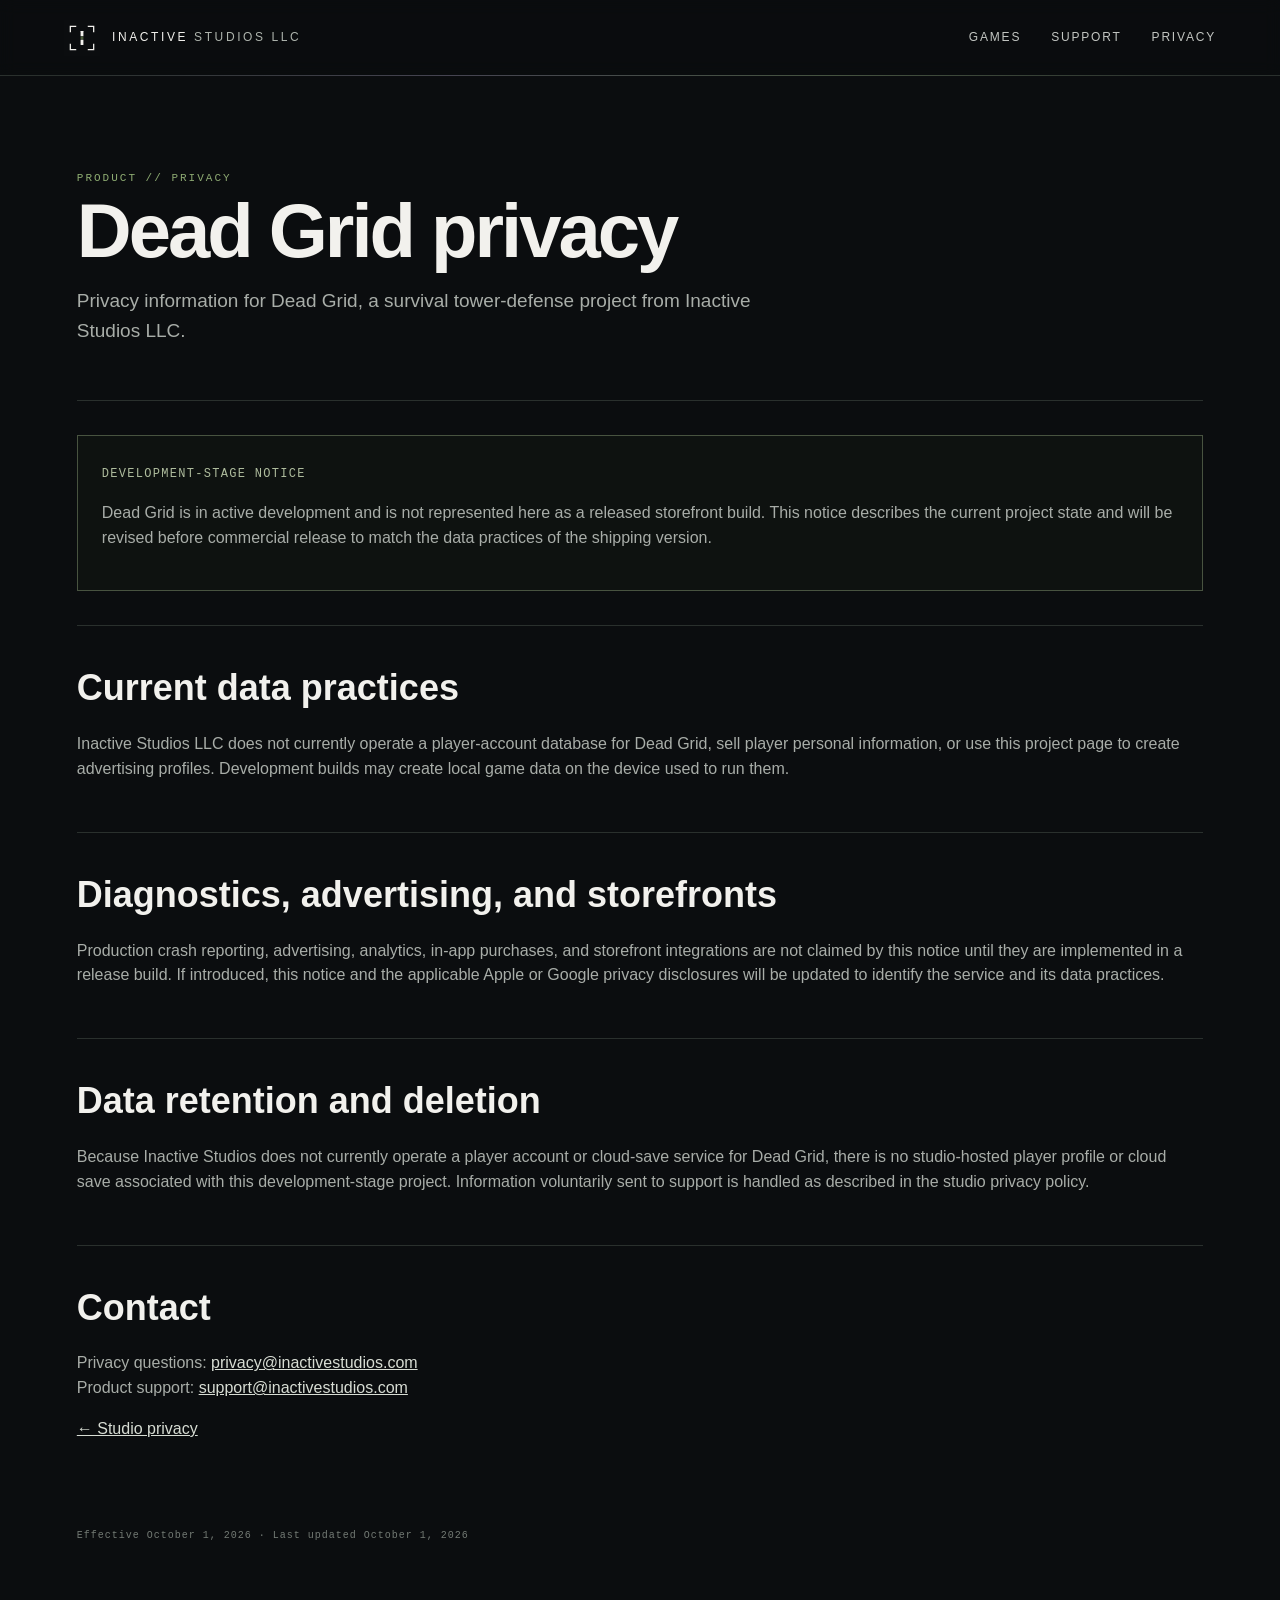
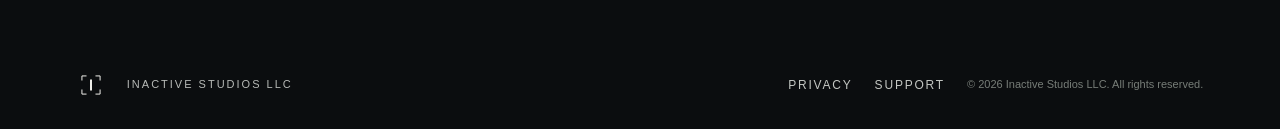
<file: privacy/dead-grid/index.html>
<!doctype html><html lang="en"><head><meta charset="utf-8"><meta name="viewport" content="width=device-width,initial-scale=1"><meta name="description" content="Privacy information for Dead Grid, a survival tower-defense project from Inactive Studios LLC."><meta name="theme-color" content="#0b0d0f"><meta name="color-scheme" content="dark"><title>Dead Grid Privacy | Inactive Studios LLC</title><link rel="canonical" href="https://inactivestudios.com/privacy/dead-grid/"><meta property="og:type" content="website"><meta property="og:site_name" content="Inactive Studios LLC"><meta property="og:title" content="Dead Grid Privacy | Inactive Studios LLC"><meta property="og:description" content="Privacy information for Dead Grid, a survival tower-defense project from Inactive Studios LLC."><meta property="og:url" content="https://inactivestudios.com/privacy/dead-grid/"><link rel="icon" href="../../assets/brand/inactive-studios-icon-segmented.svg" type="image/svg+xml"><link rel="stylesheet" href="../../styles.css"></head><body><a class="skip-link" href="#main-content">Skip to content</a><header class="site-header static-header"><a class="brand" href="../../"><img src="../../assets/brand/inactive-studios-icon-segmented.svg" alt=""><span>INACTIVE <b>STUDIOS LLC</b></span></a><nav aria-label="Main navigation"><a href="../../#games">Games</a><a href="../../support/">Support</a><a href="../../privacy/">Privacy</a></nav></header><main id="main-content" class="legal publisher-page"><p class="kicker">PRODUCT // PRIVACY</p><h1>Dead Grid privacy</h1><p class="page-lede">Privacy information for Dead Grid, a survival tower-defense project from Inactive Studios LLC.</p><section class="policy-section"><div class="notice-box"><strong>Development-stage notice</strong><p>Dead Grid is in active development and is not represented here as a released storefront build. This notice describes the current project state and will be revised before commercial release to match the data practices of the shipping version.</p></div></section><section class="policy-section"><h2>Current data practices</h2><p>Inactive Studios LLC does not currently operate a player-account database for Dead Grid, sell player personal information, or use this project page to create advertising profiles. Development builds may create local game data on the device used to run them.</p></section><section class="policy-section"><h2>Diagnostics, advertising, and storefronts</h2><p>Production crash reporting, advertising, analytics, in-app purchases, and storefront integrations are not claimed by this notice until they are implemented in a release build. If introduced, this notice and the applicable Apple or Google privacy disclosures will be updated to identify the service and its data practices.</p></section><section class="policy-section"><h2>Data retention and deletion</h2><p>Because Inactive Studios does not currently operate a player account or cloud-save service for Dead Grid, there is no studio-hosted player profile or cloud save associated with this development-stage project. Information voluntarily sent to support is handled as described in the studio privacy policy.</p></section><section class="policy-section"><h2>Contact</h2><p>Privacy questions: <a href="mailto:privacy@inactivestudios.com">privacy@inactivestudios.com</a><br>Product support: <a href="mailto:support@inactivestudios.com">support@inactivestudios.com</a></p><p><a href="../">← Studio privacy</a></p></section><p class="policy-date">Effective October 1, 2026 · Last updated October 1, 2026</p></main><footer><div class="footer-brand"><img src="../../assets/brand/inactive-studios-icon-minimal.svg" alt=""><span>INACTIVE STUDIOS LLC</span></div><div><a href="../../privacy/">Privacy</a><a href="../../support/">Support</a><span>© 2026 Inactive Studios LLC. All rights reserved.</span></div></footer></body></html>
</file>
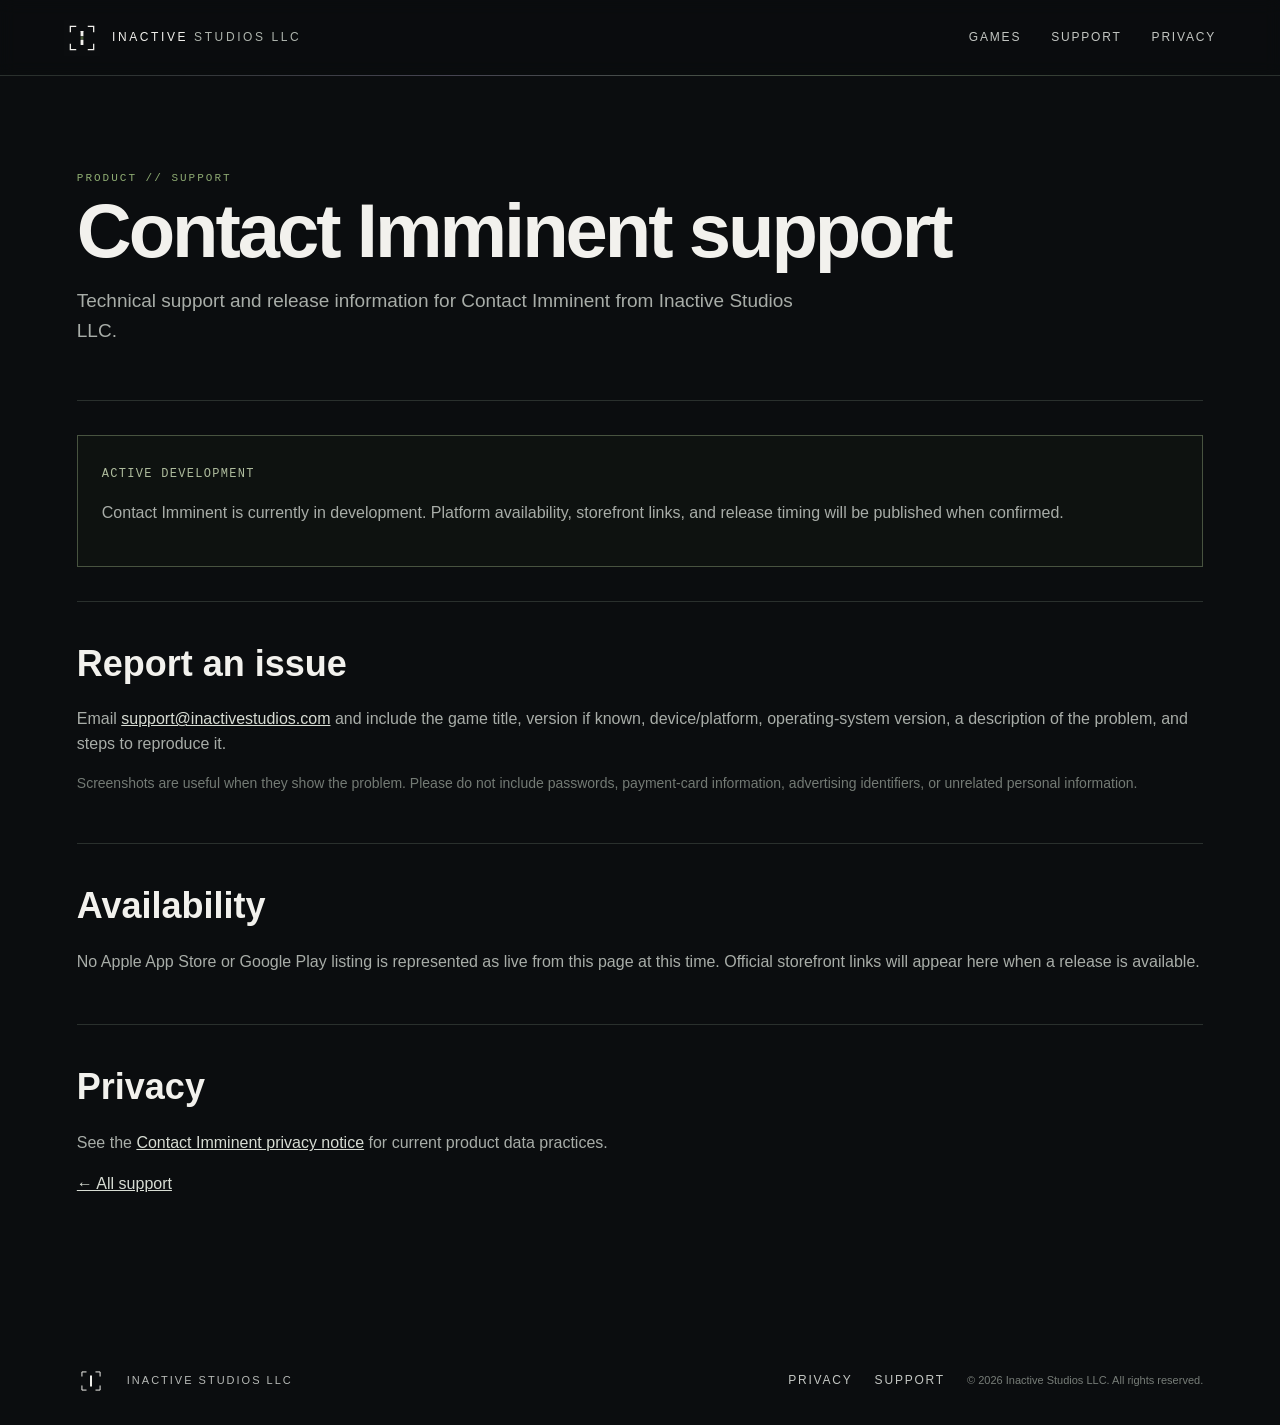
<file: support/contact-imminent/index.html>
<!doctype html><html lang="en"><head><meta charset="utf-8"><meta name="viewport" content="width=device-width,initial-scale=1"><meta name="description" content="Technical support and release information for Contact Imminent from Inactive Studios LLC."><meta name="theme-color" content="#0b0d0f"><meta name="color-scheme" content="dark"><title>Contact Imminent Support | Inactive Studios LLC</title><link rel="canonical" href="https://inactivestudios.com/support/contact-imminent/"><meta property="og:type" content="website"><meta property="og:site_name" content="Inactive Studios LLC"><meta property="og:title" content="Contact Imminent Support | Inactive Studios LLC"><meta property="og:description" content="Technical support and release information for Contact Imminent from Inactive Studios LLC."><meta property="og:url" content="https://inactivestudios.com/support/contact-imminent/"><link rel="icon" href="../../assets/brand/inactive-studios-icon-segmented.svg" type="image/svg+xml"><link rel="stylesheet" href="../../styles.css"></head><body><a class="skip-link" href="#main-content">Skip to content</a><header class="site-header static-header"><a class="brand" href="../../"><img src="../../assets/brand/inactive-studios-icon-segmented.svg" alt=""><span>INACTIVE <b>STUDIOS LLC</b></span></a><nav aria-label="Main navigation"><a href="../../#games">Games</a><a href="../../support/">Support</a><a href="../../privacy/">Privacy</a></nav></header><main id="main-content" class="legal publisher-page"><p class="kicker">PRODUCT // SUPPORT</p><h1>Contact Imminent support</h1><p class="page-lede">Technical support and release information for Contact Imminent from Inactive Studios LLC.</p><section class="policy-section"><div class="notice-box"><strong>Active development</strong><p>Contact Imminent is currently in development. Platform availability, storefront links, and release timing will be published when confirmed.</p></div></section><section class="policy-section"><h2>Report an issue</h2><p>Email <a href="mailto:support@inactivestudios.com?subject=Contact Imminent%20Support">support@inactivestudios.com</a> and include the game title, version if known, device/platform, operating-system version, a description of the problem, and steps to reproduce it.</p><p class="muted">Screenshots are useful when they show the problem. Please do not include passwords, payment-card information, advertising identifiers, or unrelated personal information.</p></section><section class="policy-section"><h2>Availability</h2><p>No Apple App Store or Google Play listing is represented as live from this page at this time. Official storefront links will appear here when a release is available.</p></section><section class="policy-section"><h2>Privacy</h2><p>See the <a href="../../privacy/contact-imminent/">Contact Imminent privacy notice</a> for current product data practices.</p><p><a href="../">← All support</a></p></section></main><footer><div class="footer-brand"><img src="../../assets/brand/inactive-studios-icon-minimal.svg" alt=""><span>INACTIVE STUDIOS LLC</span></div><div><a href="../../privacy/">Privacy</a><a href="../../support/">Support</a><span>© 2026 Inactive Studios LLC. All rights reserved.</span></div></footer></body></html>
</file>
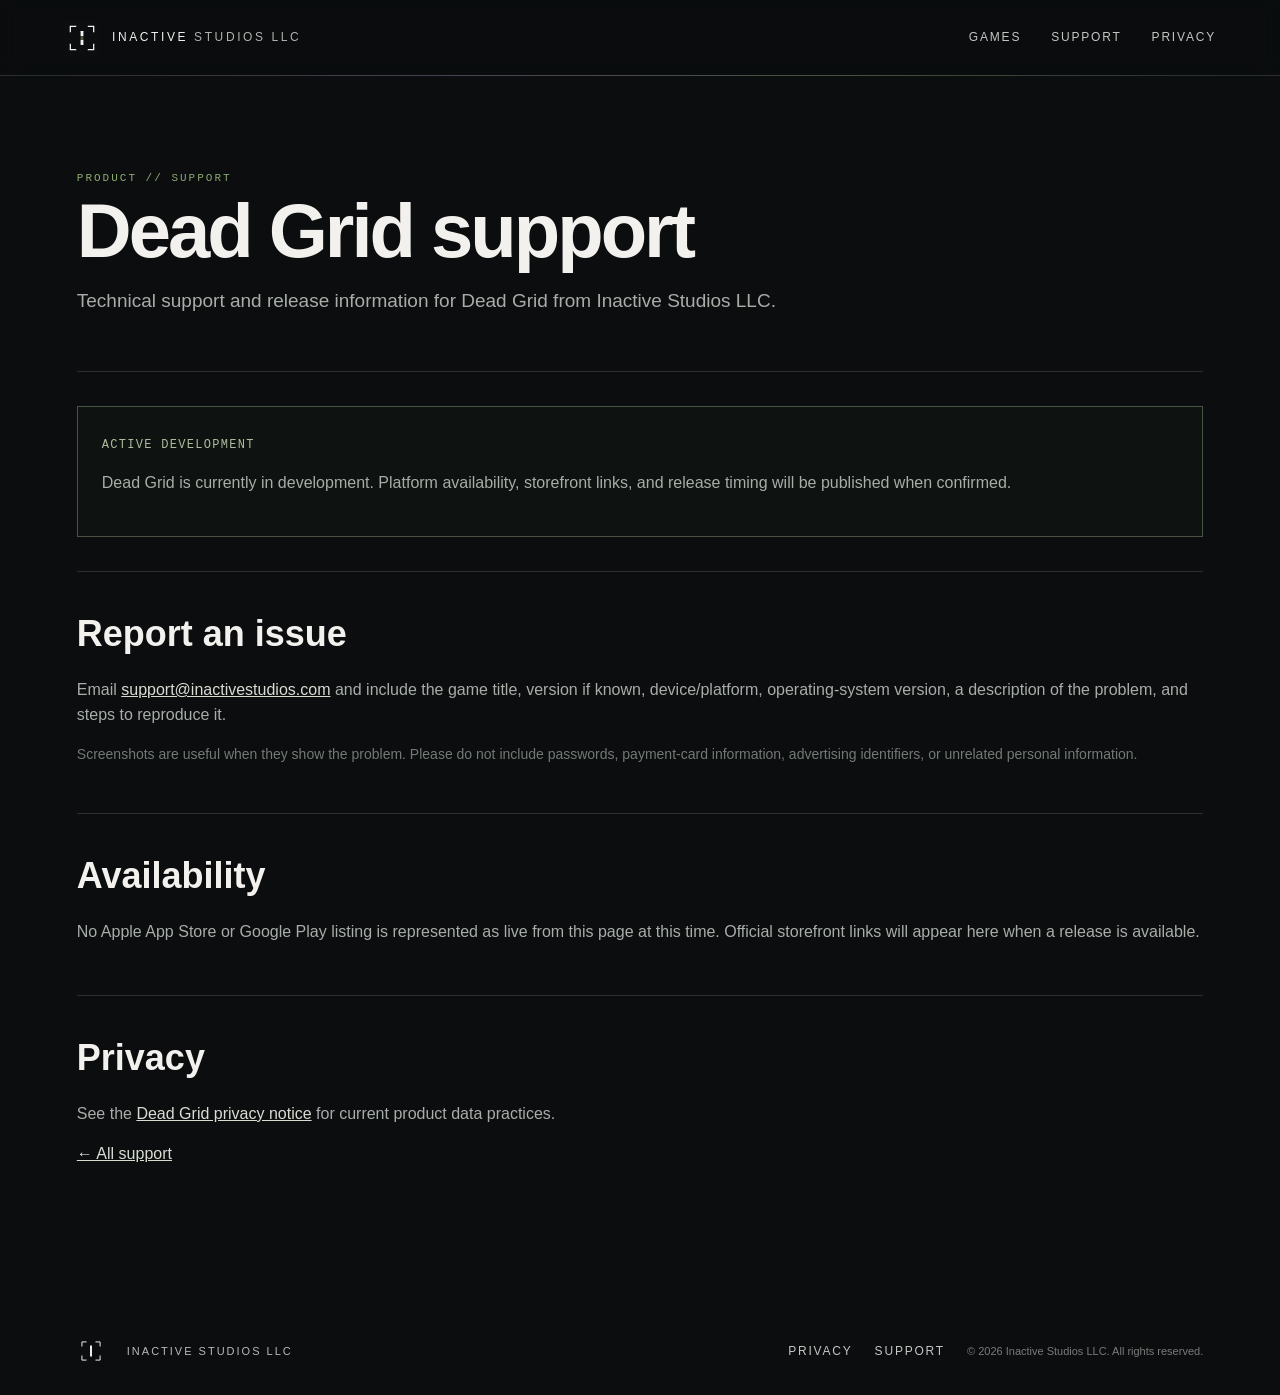
<file: support/dead-grid/index.html>
<!doctype html><html lang="en"><head><meta charset="utf-8"><meta name="viewport" content="width=device-width,initial-scale=1"><meta name="description" content="Technical support and release information for Dead Grid from Inactive Studios LLC."><meta name="theme-color" content="#0b0d0f"><meta name="color-scheme" content="dark"><title>Dead Grid Support | Inactive Studios LLC</title><link rel="canonical" href="https://inactivestudios.com/support/dead-grid/"><meta property="og:type" content="website"><meta property="og:site_name" content="Inactive Studios LLC"><meta property="og:title" content="Dead Grid Support | Inactive Studios LLC"><meta property="og:description" content="Technical support and release information for Dead Grid from Inactive Studios LLC."><meta property="og:url" content="https://inactivestudios.com/support/dead-grid/"><link rel="icon" href="../../assets/brand/inactive-studios-icon-segmented.svg" type="image/svg+xml"><link rel="stylesheet" href="../../styles.css"></head><body><a class="skip-link" href="#main-content">Skip to content</a><header class="site-header static-header"><a class="brand" href="../../"><img src="../../assets/brand/inactive-studios-icon-segmented.svg" alt=""><span>INACTIVE <b>STUDIOS LLC</b></span></a><nav aria-label="Main navigation"><a href="../../#games">Games</a><a href="../../support/">Support</a><a href="../../privacy/">Privacy</a></nav></header><main id="main-content" class="legal publisher-page"><p class="kicker">PRODUCT // SUPPORT</p><h1>Dead Grid support</h1><p class="page-lede">Technical support and release information for Dead Grid from Inactive Studios LLC.</p><section class="policy-section"><div class="notice-box"><strong>Active development</strong><p>Dead Grid is currently in development. Platform availability, storefront links, and release timing will be published when confirmed.</p></div></section><section class="policy-section"><h2>Report an issue</h2><p>Email <a href="mailto:support@inactivestudios.com?subject=Dead Grid%20Support">support@inactivestudios.com</a> and include the game title, version if known, device/platform, operating-system version, a description of the problem, and steps to reproduce it.</p><p class="muted">Screenshots are useful when they show the problem. Please do not include passwords, payment-card information, advertising identifiers, or unrelated personal information.</p></section><section class="policy-section"><h2>Availability</h2><p>No Apple App Store or Google Play listing is represented as live from this page at this time. Official storefront links will appear here when a release is available.</p></section><section class="policy-section"><h2>Privacy</h2><p>See the <a href="../../privacy/dead-grid/">Dead Grid privacy notice</a> for current product data practices.</p><p><a href="../">← All support</a></p></section></main><footer><div class="footer-brand"><img src="../../assets/brand/inactive-studios-icon-minimal.svg" alt=""><span>INACTIVE STUDIOS LLC</span></div><div><a href="../../privacy/">Privacy</a><a href="../../support/">Support</a><span>© 2026 Inactive Studios LLC. All rights reserved.</span></div></footer></body></html>
</file>
<file: styles.css>
:root{--bg:#0b0d0f;--panel:#111519;--text:#f2f1ed;--muted:#969b96;--olive:#4a5b3a;--line:#2a302d;--soft:#151a18}*{box-sizing:border-box}html{scroll-behavior:smooth}body{margin:0;background:var(--bg);color:var(--text);font-family:Arial,"Helvetica Neue",sans-serif;line-height:1.55}a{color:inherit}.site-header{height:76px;display:flex;align-items:center;justify-content:space-between;padding:0 clamp(22px,5vw,80px);border-bottom:1px solid var(--line);position:absolute;z-index:10;width:100%;background:rgba(11,13,15,.72)}.brand{display:flex;align-items:center;gap:12px;text-decoration:none;font-size:12px;letter-spacing:2.6px}.brand img{width:36px;height:36px}.brand b{font-weight:400;color:#aeb4ad}.site-header nav{display:flex;gap:30px}.site-header nav a,footer a{text-decoration:none;color:#c4c7c3;font-size:12px;text-transform:uppercase;letter-spacing:1.8px}.site-header nav a:hover,footer a:hover{color:#fff}.hero{min-height:720px;display:grid;place-items:center;position:relative;overflow:hidden;border-bottom:1px solid var(--line);background:radial-gradient(circle at 50% 40%,#1a211b 0,#101411 35%,#0b0d0f 70%)}.grid{position:absolute;inset:0;opacity:.18;background-image:linear-gradient(#66705e 1px,transparent 1px),linear-gradient(90deg,#66705e 1px,transparent 1px);background-size:58px 58px;mask-image:radial-gradient(circle at center,#000 0,transparent 72%)}.hero:after{content:"";position:absolute;width:min(70vw,800px);aspect-ratio:1;border:1px solid rgba(117,133,100,.25);border-radius:50%;box-shadow:0 0 0 70px rgba(117,133,100,.025),0 0 0 140px rgba(117,133,100,.018)}.hero-inner{position:relative;z-index:2;text-align:center;padding:125px 24px 70px;max-width:900px}.hero-logo{width:min(640px,88vw);height:auto;margin-bottom:15px}.eyebrow,.kicker,.meta,.project-state{font:11px "Courier New",monospace;letter-spacing:2px;color:#82906f}.hero h1{font-size:clamp(42px,6.5vw,82px);line-height:.98;letter-spacing:-3px;margin:20px 0}.hero h1 span{color:#a8ada8;font-weight:400}.lede{max-width:580px;margin:25px auto;color:#a8ada8;font-size:17px}.button{display:inline-flex;gap:22px;margin-top:18px;padding:13px 18px;border:1px solid #657255;text-decoration:none;font:12px "Courier New",monospace;letter-spacing:1px;background:#111610}.button:hover{background:#182016}.section{padding:100px clamp(22px,6vw,96px);max-width:1500px;margin:auto}.section-head{max-width:720px;margin-bottom:45px}.section h2,.contact h2{font-size:clamp(34px,4vw,58px);letter-spacing:-2px;margin:8px 0 14px}.section-head>p:last-child,.about-copy,.game-copy p{color:#a8ada8}.games{display:grid;grid-template-columns:1fr 1fr;gap:22px}.game{border:1px solid var(--line);background:#0e1113}.game-art{height:360px;position:relative;overflow:hidden;padding:28px;background:#0e1210}.game-art:before{content:"";position:absolute;inset:0;background-image:linear-gradient(rgba(103,116,90,.13) 1px,transparent 1px),linear-gradient(90deg,rgba(103,116,90,.13) 1px,transparent 1px);background-size:32px 32px}.status{position:relative;z-index:2;border:1px solid #536047;padding:7px 9px;font:10px "Courier New",monospace;letter-spacing:1.4px;color:#9eaa8e}.game-title{position:absolute;left:32px;bottom:28px;font-size:clamp(30px,4vw,52px);line-height:.85;letter-spacing:4px;z-index:2}.game-title strong{font-weight:800}.reticle{position:absolute;width:280px;height:280px;border:1px solid #4d5c43;border-radius:50%;right:-25px;top:35px;opacity:.6}.reticle:before,.reticle:after{content:"";position:absolute;background:#4d5c43}.reticle:before{height:1px;width:130%;left:-15%;top:50%}.reticle:after{width:1px;height:130%;top:-15%;left:50%}.dg .game-art{background:linear-gradient(145deg,#101210,#161a16)}.dead-grid{position:absolute;inset:50px 20px 0 45%;transform:rotate(-9deg);opacity:.38;background:repeating-linear-gradient(0deg,transparent 0 25px,#647058 26px 28px),repeating-linear-gradient(90deg,transparent 0 38px,#647058 39px 41px)}.game-copy{padding:28px;display:flex;justify-content:space-between;gap:30px;min-height:205px}.game-copy h3{font-size:26px;margin:5px 0 10px}.game-copy p{max-width:540px;margin:0}.project-state{align-self:flex-end;white-space:nowrap}.about{border-top:1px solid var(--line);display:grid;grid-template-columns:1fr 1.25fr;gap:70px}.about-copy{font-size:20px}.about-copy p{margin-top:0}.muted{font-size:14px;color:#737a74!important}.contact{padding:90px clamp(22px,6vw,96px);border-top:1px solid var(--line);border-bottom:1px solid var(--line);background:#0e1110}.contact-links{display:grid;grid-template-columns:1fr 1fr;max-width:1000px;border-top:1px solid var(--line)}.contact-links a{padding:24px 0;text-decoration:none;border-bottom:1px solid var(--line);display:flex;flex-direction:column;font-size:12px;text-transform:uppercase;letter-spacing:1.5px}.contact-links a span{font-size:17px;text-transform:none;letter-spacing:0;color:#9da795;margin-top:5px}footer{padding:30px clamp(22px,6vw,96px);display:flex;align-items:center;justify-content:space-between;gap:30px;color:#777d78;font-size:11px}footer>div{display:flex;align-items:center;gap:22px}.footer-brand img{width:28px;height:28px}.footer-brand span{letter-spacing:2px;color:#b7bab7}@media(max-width:760px){.site-header{height:68px}.brand span{display:none}.site-header nav{gap:16px}.site-header nav a{font-size:10px}.hero{min-height:650px}.hero h1{letter-spacing:-2px}.games{grid-template-columns:1fr}.game-art{height:310px}.game-copy{display:block}.project-state{display:block;margin-top:25px}.about{grid-template-columns:1fr;gap:20px}.contact-links{grid-template-columns:1fr}footer,footer>div{align-items:flex-start;flex-direction:column}.footer-brand{flex-direction:row!important}.section{padding-top:75px;padding-bottom:75px}}
/* v2 project showcase */
.showcase{max-width:1500px;margin:auto;padding:100px clamp(22px,6vw,96px)}.showcase-intro{max-width:760px;margin-bottom:50px}.showcase h2{font-size:clamp(38px,5vw,68px);letter-spacing:-2.5px;margin:8px 0 14px}.showcase-intro>p:last-child{color:#a8ada8;font-size:17px}.feature-game{border:1px solid var(--line);background:#0e1113;margin-bottom:48px;overflow:hidden}.feature-media{position:relative;min-height:clamp(380px,48vw,680px);overflow:hidden;background:#090d0d}.feature-media>img{position:absolute;inset:0;width:100%;height:100%;object-fit:cover;object-position:center;filter:saturate(.82) contrast(1.05)}.media-shade{position:absolute;inset:0;background:linear-gradient(180deg,rgba(4,8,8,.12) 25%,rgba(4,8,8,.78) 100%),linear-gradient(90deg,rgba(4,8,8,.3),transparent 45%)}.feature-media .status{position:absolute;top:28px;left:28px}.feature-title{position:absolute;left:clamp(25px,4vw,58px);bottom:clamp(25px,4vw,52px);z-index:3;text-shadow:0 2px 20px #000}.feature-title p{font:11px "Courier New",monospace;letter-spacing:2.3px;color:#b3c3ad}.feature-title h3{font-size:clamp(42px,7vw,96px);line-height:.86;letter-spacing:5px;margin:8px 0 0;font-weight:300}.feature-title strong{font-weight:800}.feature-copy{display:grid;grid-template-columns:minmax(0,1.4fr) minmax(240px,.6fr);gap:55px;padding:36px clamp(26px,4vw,56px);align-items:end}.feature-copy h4{font-size:clamp(24px,3vw,38px);margin:7px 0 10px;letter-spacing:-1px}.feature-copy>div>p:last-child{color:#a8ada8;max-width:720px;margin-bottom:0}.feature-actions{display:flex;flex-direction:column;align-items:flex-end;gap:14px}.feature-actions .button{margin:0}.feature-actions>span{font:10px "Courier New",monospace;letter-spacing:1.4px;color:#6f796a}.dead-visual{background:radial-gradient(circle at 67% 38%,#394334 0,#1c241d 22%,#0d110f 55%,#070909 100%)}.dead-visual:before{content:"";position:absolute;inset:0;background:linear-gradient(rgba(108,124,94,.11) 1px,transparent 1px),linear-gradient(90deg,rgba(108,124,94,.11) 1px,transparent 1px);background-size:42px 42px;perspective:500px;transform:scale(1.15) rotate(-2deg)}.dead-horizon{position:absolute;left:0;right:0;bottom:0;height:55%;opacity:.5;background:linear-gradient(170deg,transparent 0 32%,#151a16 33% 35%,transparent 36%),linear-gradient(188deg,transparent 0 43%,#252d25 44% 48%,transparent 49%),linear-gradient(175deg,transparent 0 58%,#101510 59%)}.dead-grid{position:absolute;right:-4%;top:8%;width:58%;height:86%;transform:perspective(650px) rotateX(55deg) rotateZ(-9deg);transform-origin:center;background:repeating-linear-gradient(0deg,transparent 0 43px,rgba(132,149,112,.38) 44px 46px),repeating-linear-gradient(90deg,transparent 0 62px,rgba(132,149,112,.38) 63px 65px);mask-image:linear-gradient(#000,transparent 90%)}.dead-scan{position:absolute;right:16%;top:22%;width:220px;height:220px;border:1px solid rgba(141,158,120,.5);border-radius:50%;box-shadow:0 0 0 55px rgba(141,158,120,.035),0 0 0 110px rgba(141,158,120,.02)}.dead-scan:before,.dead-scan:after{content:"";position:absolute;background:rgba(141,158,120,.5)}.dead-scan:before{width:140%;height:1px;left:-20%;top:50%}.dead-scan:after{height:140%;width:1px;top:-20%;left:50%}@media(max-width:760px){.showcase{padding-top:75px;padding-bottom:75px}.feature-media{min-height:410px}.feature-media>img{object-position:43% center}.feature-title h3{letter-spacing:2px}.feature-copy{grid-template-columns:1fr;gap:26px}.feature-actions{align-items:flex-start}.dead-grid{width:85%;right:-25%}.dead-scan{right:4%;width:160px;height:160px}}
/* project pages */
.project-page{padding-top:0}.project-hero{height:min(78vw,820px);min-height:580px;position:relative;overflow:hidden;border-bottom:1px solid var(--line);background:#080b0b}.project-hero>img{position:absolute;inset:0;width:100%;height:100%;object-fit:cover}.project-hero-copy{position:absolute;z-index:4;left:clamp(24px,6vw,96px);bottom:clamp(35px,7vw,90px);max-width:900px}.project-hero-copy h1{font-size:clamp(55px,10vw,138px);line-height:.78;letter-spacing:6px;margin:10px 0 24px;font-weight:300}.project-hero-copy strong{font-weight:800}.project-hero-copy>p:last-child{font-size:clamp(17px,2vw,25px);color:#c3c9c2}.project-body{max-width:1500px;margin:auto;padding:90px clamp(22px,6vw,96px);display:grid;grid-template-columns:1fr 1.25fr;gap:80px}.project-body h2{font-size:clamp(34px,5vw,62px);line-height:1;margin:8px 0}.project-body>div:last-child{color:#a8ada8;font-size:18px}.project-gallery{max-width:1500px;margin:0 auto 90px;padding:0 clamp(22px,6vw,96px);display:grid;grid-template-columns:1fr 1fr;gap:18px}.project-gallery img{width:100%;height:360px;object-fit:cover;border:1px solid var(--line)}.dead-project{background:radial-gradient(circle at 67% 38%,#394334 0,#1c241d 22%,#0d110f 55%,#070909 100%)}.dead-project:before{content:"";position:absolute;inset:0;background-image:linear-gradient(rgba(103,116,90,.13) 1px,transparent 1px),linear-gradient(90deg,rgba(103,116,90,.13) 1px,transparent 1px);background-size:44px 44px}.dead-project .dead-grid{width:70%;height:100%;right:-10%;top:10%}.dead-project .dead-scan{right:18%;top:25%;width:300px;height:300px}@media(max-width:760px){.project-hero{height:680px}.project-hero>img{object-position:42% center}.project-hero-copy h1{letter-spacing:2px}.project-body{grid-template-columns:1fr;gap:25px;padding-top:65px;padding-bottom:65px}.project-gallery{grid-template-columns:1fr}.project-gallery img{height:250px}.dead-project .dead-grid{width:110%;right:-50%}.dead-project .dead-scan{right:0;width:180px;height:180px}}
/* v3 corrective layout: contained media, no cross-section overlays */
.hero-v3{min-height:760px;background:#080b0d;isolation:isolate}.hero-v3:after{display:none}.hero-backdrops{position:absolute;inset:0;z-index:0;overflow:hidden}.hero-backdrops img{position:absolute;inset:-2%;width:104%;height:104%;object-fit:cover;opacity:0;filter:saturate(.72) brightness(.48) contrast(1.08);animation:heroCycle 24s infinite ease-in-out;transform:scale(1.025)}.hero-backdrops img:nth-child(2){animation-delay:8s}.hero-backdrops img:nth-child(3){animation-delay:16s}.hero-scrim{position:absolute;inset:0;z-index:1;background:linear-gradient(180deg,rgba(5,8,10,.45),rgba(5,8,10,.6) 52%,#0b0d0f 100%),radial-gradient(circle at center,transparent 0,rgba(5,8,10,.38) 75%)}.hero-grid{position:absolute;inset:0;z-index:1;opacity:.12;background-image:linear-gradient(rgba(190,205,181,.35) 1px,transparent 1px),linear-gradient(90deg,rgba(190,205,181,.35) 1px,transparent 1px);background-size:64px 64px;mask-image:linear-gradient(to bottom,#000,transparent 88%)}.hero-v3 .hero-inner{z-index:2}.hero-v3 .hero-logo{filter:drop-shadow(0 3px 20px rgba(0,0,0,.5))}.showcase-v3{overflow:hidden}.clean-media{display:block;min-height:0;aspect-ratio:16/7;background:#090d0d}.clean-media>img{position:relative;display:block;width:100%;height:100%;object-fit:cover;object-position:center;filter:none}.clean-media:after{content:"";position:absolute;inset:0;background:linear-gradient(180deg,rgba(4,8,8,.03),rgba(4,8,8,.18));pointer-events:none}.clean-media .status{position:absolute;z-index:2;top:24px;left:24px;background:rgba(8,12,12,.78)}.project-name{font-size:clamp(30px,4.4vw,58px);line-height:.9;letter-spacing:3px;margin:8px 0 24px;font-weight:300}.project-name strong{font-weight:800}.ci-strip{display:grid;grid-template-columns:1.35fr 1fr 1fr;gap:12px;margin:-24px 0 48px}.ci-strip img{display:block;width:100%;aspect-ratio:16/9;object-fit:cover;border:1px solid var(--line);background:#080b0d}.dg-feature{clear:both}.feature-game,.ci-strip,.showcase-intro{position:relative;z-index:1}@keyframes heroCycle{0%{opacity:0;transform:scale(1.025)}8%{opacity:1}30%{opacity:1}41%{opacity:0;transform:scale(1.075)}100%{opacity:0;transform:scale(1.075)}}@media(prefers-reduced-motion:reduce){.hero-backdrops img{animation:none;opacity:0;transform:none}.hero-backdrops img:first-child{opacity:1}}@media(max-width:900px){.ci-strip{grid-template-columns:1fr 1fr}.ci-strip img:first-child{grid-column:1/-1}.clean-media{aspect-ratio:16/9}}@media(max-width:600px){.hero-v3{min-height:680px}.ci-strip{grid-template-columns:1fr;margin-top:-18px}.ci-strip img:first-child{grid-column:auto}.clean-media{aspect-ratio:4/3}.clean-media>img{object-position:48% center}.project-name{letter-spacing:2px}}
.project-gallery-v3{grid-template-columns:repeat(2,minmax(0,1fr))}.project-gallery-v3 img{height:auto;aspect-ratio:16/9;object-fit:cover}.project-gallery-v3 img:nth-child(1),.project-gallery-v3 img:nth-child(5){grid-column:1/-1;aspect-ratio:16/7}@media(max-width:760px){.project-gallery-v3{grid-template-columns:1fr}.project-gallery-v3 img,.project-gallery-v3 img:nth-child(1),.project-gallery-v3 img:nth-child(5){grid-column:auto;aspect-ratio:16/9}}

/* v4 publisher infrastructure */
.skip-link{position:fixed;left:16px;top:-80px;z-index:1000;background:#f2f1ed;color:#0b0d0f;padding:10px 14px;text-decoration:none;font:12px "Courier New",monospace}.skip-link:focus{top:12px}.static-header{position:relative}.publisher-page{padding-top:85px;min-height:65vh}.publisher-page h1{font-size:clamp(46px,7vw,76px);line-height:.95;letter-spacing:-3px;margin:10px 0 18px}.page-lede{font-size:19px;max-width:720px;color:#a8ada8;margin-bottom:55px}.policy-section{padding:34px 0;border-top:1px solid var(--line)}.policy-section h2{font-size:clamp(25px,3vw,36px);margin:0 0 14px}.policy-section p,.policy-section li{color:#a8ada8}.policy-section a{color:#d8ddd4}.policy-cards{display:grid;grid-template-columns:1fr 1fr;gap:14px}.policy-cards>a{border:1px solid var(--line);background:#0e1113;padding:24px;text-decoration:none;display:flex;flex-direction:column;gap:7px}.policy-cards>a:hover{border-color:#657255;background:#111610}.policy-cards span{font:10px "Courier New",monospace;letter-spacing:1.5px;color:#82906f}.policy-cards strong{font-size:22px;color:#f2f1ed}.policy-cards small{color:#8f968f}.notice-box,.support-box{border:1px solid #485340;background:#0e1210;padding:24px}.notice-box strong{font:12px "Courier New",monospace;letter-spacing:1.3px;color:#aebc9d;text-transform:uppercase}.support-box>a{font-size:clamp(18px,3vw,25px)}.policy-date{font:10px "Courier New",monospace;letter-spacing:1px;color:#737a74;margin-top:38px}.project-links{display:flex;gap:18px;margin:28px 0 2px}.project-links a{font:11px "Courier New",monospace;letter-spacing:1px;text-transform:uppercase;color:#b8c0b4}.project-links a:hover{color:#fff}:focus-visible{outline:2px solid #a7b697;outline-offset:4px}@media(max-width:760px){.policy-cards{grid-template-columns:1fr}.publisher-page{padding-top:65px}.site-header nav a:nth-child(4){display:none}}

/* v4.1 — restrained Inactive Studios signal layer + mobile navigation correction */
:root{--signal-green:#8fae72;--signal-violet:#8d78ad;--signal-violet-soft:rgba(141,120,173,.16);--signal-green-soft:rgba(143,174,114,.14)}
.site-header{backdrop-filter:blur(8px);-webkit-backdrop-filter:blur(8px)}
.site-header:after{content:"";position:absolute;left:clamp(22px,5vw,80px);right:clamp(22px,5vw,80px);bottom:-1px;height:1px;background:linear-gradient(90deg,transparent,var(--signal-violet),var(--signal-green),transparent);opacity:.28;pointer-events:none}
.hero-grid:before{content:"01001001 01010011 // SIGNAL: ACTIVE // 01001100 01001100 01000011";position:absolute;right:clamp(22px,5vw,80px);top:112px;max-width:360px;text-align:right;font:9px/1.7 "Courier New",monospace;letter-spacing:1.6px;color:var(--signal-green);opacity:.22;white-space:normal}
.hero-grid:after{content:"INACTIVE_STUDIOS // SYSTEMS ONLINE";position:absolute;left:clamp(22px,5vw,80px);bottom:44px;font:9px "Courier New",monospace;letter-spacing:1.8px;color:var(--signal-violet);opacity:.32}
.hero-v3 .hero-logo{animation:studioSignal 13s infinite steps(1,end)}
.button,.policy-cards>a,.feature-game,.ci-strip img{transition:border-color .18s ease,background-color .18s ease,box-shadow .18s ease}
.button:hover,.button:focus-visible{border-color:var(--signal-green);box-shadow:0 0 0 1px var(--signal-violet-soft)}
.policy-cards>a:hover{border-color:var(--signal-green);box-shadow:inset 2px 0 0 var(--signal-violet)}
.kicker,.eyebrow{background-image:linear-gradient(90deg,var(--signal-green),#82906f 62%,var(--signal-violet));background-clip:text;-webkit-background-clip:text;color:transparent}
@keyframes studioSignal{0%,47%,49%,100%{transform:translate(0);filter:drop-shadow(0 3px 20px rgba(0,0,0,.5))}47.35%{transform:translateX(1px);filter:drop-shadow(-1px 0 var(--signal-violet)) drop-shadow(1px 0 var(--signal-green))}47.7%{transform:translateX(-1px);filter:drop-shadow(1px 0 var(--signal-violet)) drop-shadow(-1px 0 var(--signal-green))}48.05%{transform:translate(0);filter:drop-shadow(0 3px 20px rgba(0,0,0,.5))}}
@media(max-width:760px){.site-header{min-height:96px;height:auto;padding-top:12px;padding-bottom:12px;display:grid;grid-template-columns:auto 1fr;grid-template-rows:auto auto;gap:10px 14px}.brand{grid-column:1/-1}.brand span{display:inline}.site-header nav{grid-column:1/-1;width:100%;display:grid;grid-template-columns:repeat(4,minmax(0,1fr));gap:6px}.site-header nav a{display:block!important;text-align:center;font-size:9px;letter-spacing:1.15px;padding:8px 2px;border:1px solid rgba(143,174,114,.16);background:rgba(11,13,15,.34)}.hero-inner{padding-top:155px}.hero-grid:before{top:132px;right:18px;max-width:245px;font-size:8px;opacity:.16}.hero-grid:after{left:18px;bottom:30px;font-size:8px}.static-header+.publisher-page{padding-top:55px}}
@media(max-width:390px){.site-header{padding-left:14px;padding-right:14px}.brand{gap:9px}.brand img{width:31px;height:31px}.brand span{font-size:10px;letter-spacing:2px}.site-header nav a{font-size:8px;letter-spacing:.8px}.hero-grid:before{display:none}}
@media(prefers-reduced-motion:reduce){.hero-v3 .hero-logo{animation:none}}

/* v4.1 signal identity — visible but deliberately restrained */
.studio-signal{position:absolute;inset:0;z-index:2;pointer-events:none;overflow:hidden;font-family:"Courier New",monospace}
.signal-binary{position:absolute;display:block;font-size:10px;line-height:1.8;letter-spacing:2.2px;white-space:nowrap;text-shadow:0 0 12px currentColor}
.signal-binary-a{top:118px;right:clamp(24px,6vw,96px);color:var(--signal-green);opacity:.48}
.signal-binary-b{left:clamp(24px,6vw,96px);bottom:92px;color:var(--signal-violet);opacity:.46}
.signal-status{position:absolute;right:clamp(24px,6vw,96px);bottom:44px;color:#a8ada8;font-size:9px;letter-spacing:1.7px;opacity:.72}
.signal-status i{display:inline-block;width:6px;height:6px;margin-right:8px;border-radius:50%;background:var(--signal-green);box-shadow:0 0 9px var(--signal-green);vertical-align:1px}
.hero-v3 .hero-inner:before,.hero-v3 .hero-inner:after{content:"";position:absolute;top:50%;width:clamp(24px,7vw,100px);height:1px;opacity:.55;background:linear-gradient(90deg,transparent,var(--signal-violet),var(--signal-green))}
.hero-v3 .hero-inner:before{right:100%;margin-right:24px}.hero-v3 .hero-inner:after{left:100%;margin-left:24px;transform:scaleX(-1)}
.feature-game:hover{border-color:rgba(143,174,114,.48)}
.ci-strip img:hover{border-color:rgba(141,120,173,.58)}
@media(max-width:760px){.signal-binary-a{top:145px;right:18px;font-size:8px;opacity:.36}.signal-binary-b{left:18px;bottom:76px;font-size:8px;opacity:.34}.signal-status{right:18px;bottom:34px;font-size:8px;opacity:.62}.hero-v3 .hero-inner:before,.hero-v3 .hero-inner:after{display:none}}
@media(max-width:480px){.signal-binary-a{max-width:72vw;overflow:hidden}.signal-binary-b{max-width:76vw;overflow:hidden}.signal-status{left:18px;right:auto}}


/* v4.2 — publisher-scale composition with a clearer studio signal language */
.hero-v3{min-height:min(900px,92vh)}
.hero-v3 .hero-inner{max-width:980px;padding-left:32px;padding-right:32px}
.hero-v3 .hero-logo{width:min(680px,82vw)}
.hero-v3 h1{font-size:clamp(48px,6.7vw,88px)}
.hero-scrim{background:linear-gradient(180deg,rgba(5,8,10,.36),rgba(5,8,10,.58) 58%,#0b0d0f 100%),radial-gradient(circle at center,transparent 0,rgba(5,8,10,.42) 78%)}
.studio-signal{z-index:3}
.signal-binary{font-size:11px;letter-spacing:2.4px;text-shadow:none}
.signal-binary-a{top:128px;left:clamp(28px,6vw,96px);right:auto;color:#a4c887;opacity:.72}
.signal-binary-b{left:auto;right:clamp(28px,6vw,96px);bottom:104px;color:#a68bc8;opacity:.68}
.signal-tag{position:absolute;font:9px "Courier New",monospace;letter-spacing:2px;white-space:nowrap;opacity:.7}
.signal-tag-a{top:153px;left:clamp(28px,6vw,96px);color:var(--signal-violet)}
.signal-tag-b{right:clamp(28px,6vw,96px);bottom:79px;color:var(--signal-green)}
.signal-status{left:50%;right:auto;bottom:35px;transform:translateX(-50%);font-size:9px;opacity:.8;white-space:nowrap}
.hero-v3:before{content:"";position:absolute;z-index:2;left:clamp(28px,6vw,96px);right:clamp(28px,6vw,96px);bottom:66px;height:1px;background:linear-gradient(90deg,rgba(143,174,114,0),rgba(143,174,114,.55) 28%,rgba(141,120,173,.58) 72%,rgba(141,120,173,0));opacity:.75}
.showcase-intro{max-width:900px;margin-bottom:58px}
.showcase-intro h2{max-width:760px}
.feature-game{border-color:#303633}
.clean-media{aspect-ratio:16/6.6}
.feature-copy{padding-top:42px;padding-bottom:42px}
@media(max-width:900px){.hero-v3{min-height:780px}.signal-binary-a{top:142px}.clean-media{aspect-ratio:16/8}}
@media(max-width:760px){.hero-v3{min-height:720px}.hero-v3 .hero-inner{padding-top:175px;padding-bottom:112px}.signal-binary{font-size:7px;letter-spacing:1.35px}.signal-binary-a{top:130px;left:18px;right:18px;max-width:none;overflow:hidden;opacity:.58}.signal-tag-a{top:151px;left:18px;font-size:7px}.signal-binary-b{display:none}.signal-tag-b{display:none}.signal-status{left:18px;right:auto;bottom:31px;transform:none;font-size:7px;letter-spacing:1.2px}.hero-v3:before{left:18px;right:18px;bottom:57px}.clean-media{aspect-ratio:4/3}}
@media(max-width:390px){.signal-binary-a{display:block;max-width:calc(100vw - 36px);white-space:nowrap}.signal-tag-a{display:block}.signal-status{max-width:calc(100vw - 36px);overflow:hidden}}
@media(prefers-reduced-motion:reduce){.hero-v3 .hero-logo{animation:none}}

/* v4.3 — focused homepage game presentation */
.ci-feature .clean-media{aspect-ratio:16/7;min-height:clamp(360px,42vw,620px)}
.ci-feature .clean-media>img{object-position:center 48%;filter:saturate(1.08) contrast(1.1) brightness(1.04)}
.ci-feature .clean-media:after{background:linear-gradient(180deg,rgba(4,8,8,.02),rgba(4,8,8,.14)),linear-gradient(90deg,rgba(5,9,10,.12),transparent 32%,transparent 72%,rgba(5,9,10,.08))}
@media(max-width:760px){.ci-feature .clean-media{aspect-ratio:4/3;min-height:330px}.ci-feature .clean-media>img{object-position:44% center}}

/* v4.4 — Contact Imminent project-page hierarchy */
.project-intro{max-width:1500px;margin:auto;padding:clamp(72px,9vw,132px) clamp(22px,6vw,96px) clamp(42px,5vw,70px);display:flex;align-items:flex-end;justify-content:space-between;gap:40px;border-bottom:1px solid var(--line)}
.project-intro h1{font-size:clamp(52px,8vw,112px);line-height:.86;letter-spacing:clamp(1px,.45vw,6px);margin:12px 0 22px;font-weight:300}
.project-intro h1 strong{font-weight:800}
.project-intro>div>p:last-child{font-size:clamp(17px,1.7vw,24px);color:#c3c9c2;margin:0}
.project-status{flex:0 0 auto;font:600 11px/1.2 ui-monospace,SFMono-Regular,Consolas,monospace;letter-spacing:1.6px;color:var(--green);border:1px solid rgba(132,190,97,.45);padding:11px 14px;margin-bottom:4px}
.project-feature-media{max-width:1500px;margin:0 auto;padding:0 clamp(22px,6vw,96px);position:relative}
.project-feature-media img{display:block;width:100%;height:auto;aspect-ratio:16/7;object-fit:cover;border:1px solid var(--line);border-top:0}
@media(max-width:760px){.project-intro{padding-top:58px;align-items:flex-start;flex-direction:column;gap:24px}.project-intro h1{font-size:clamp(46px,15vw,72px)}.project-status{margin:0}.project-feature-media img{aspect-ratio:16/9}.project-feature-media{padding:0 18px}}

/* v4.5.1 - legal and publisher page responsive container */
.publisher-page {
    padding: 85px clamp(22px,6vw,96px) 90px;
    max-width: 1500px;
    margin: auto;
}

@media(max-width:760px) {
    .publisher-page {
        padding-top: 55px;
        padding-bottom: 70px;
    }
}
</file>
